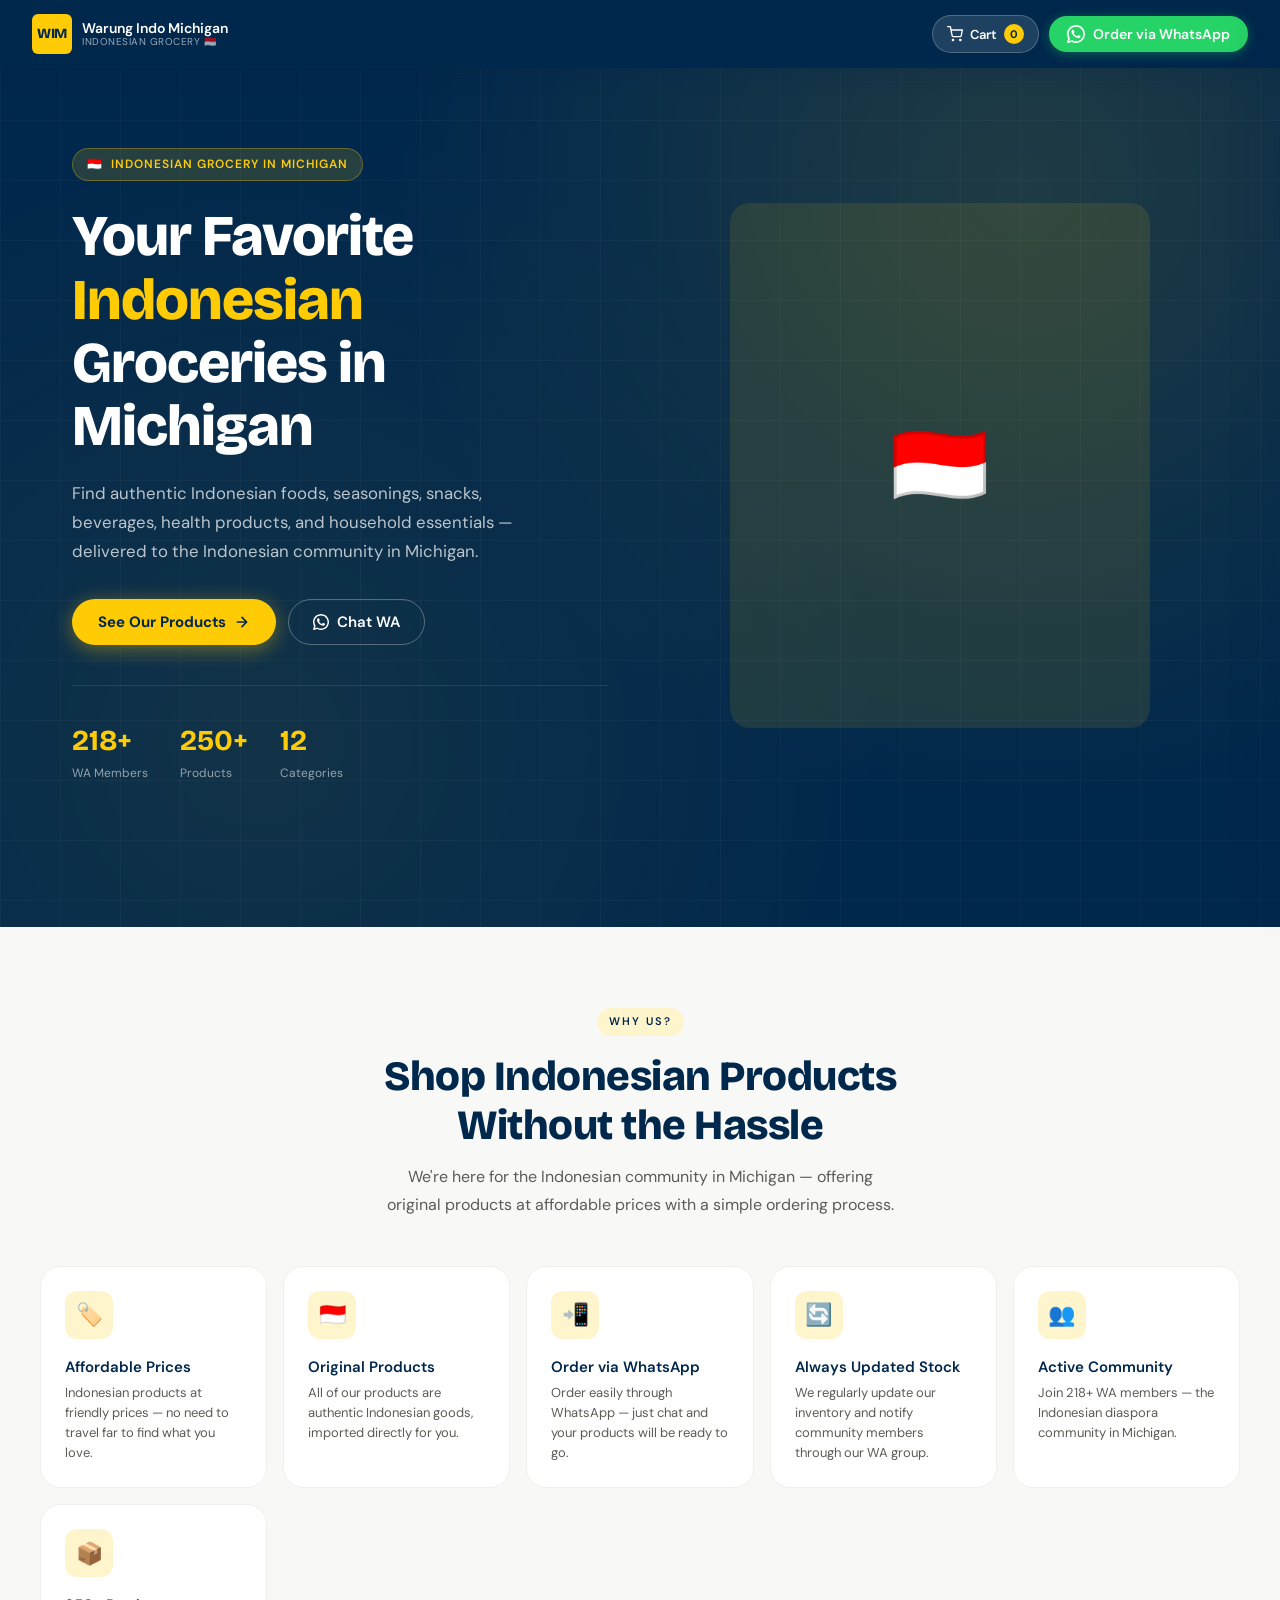
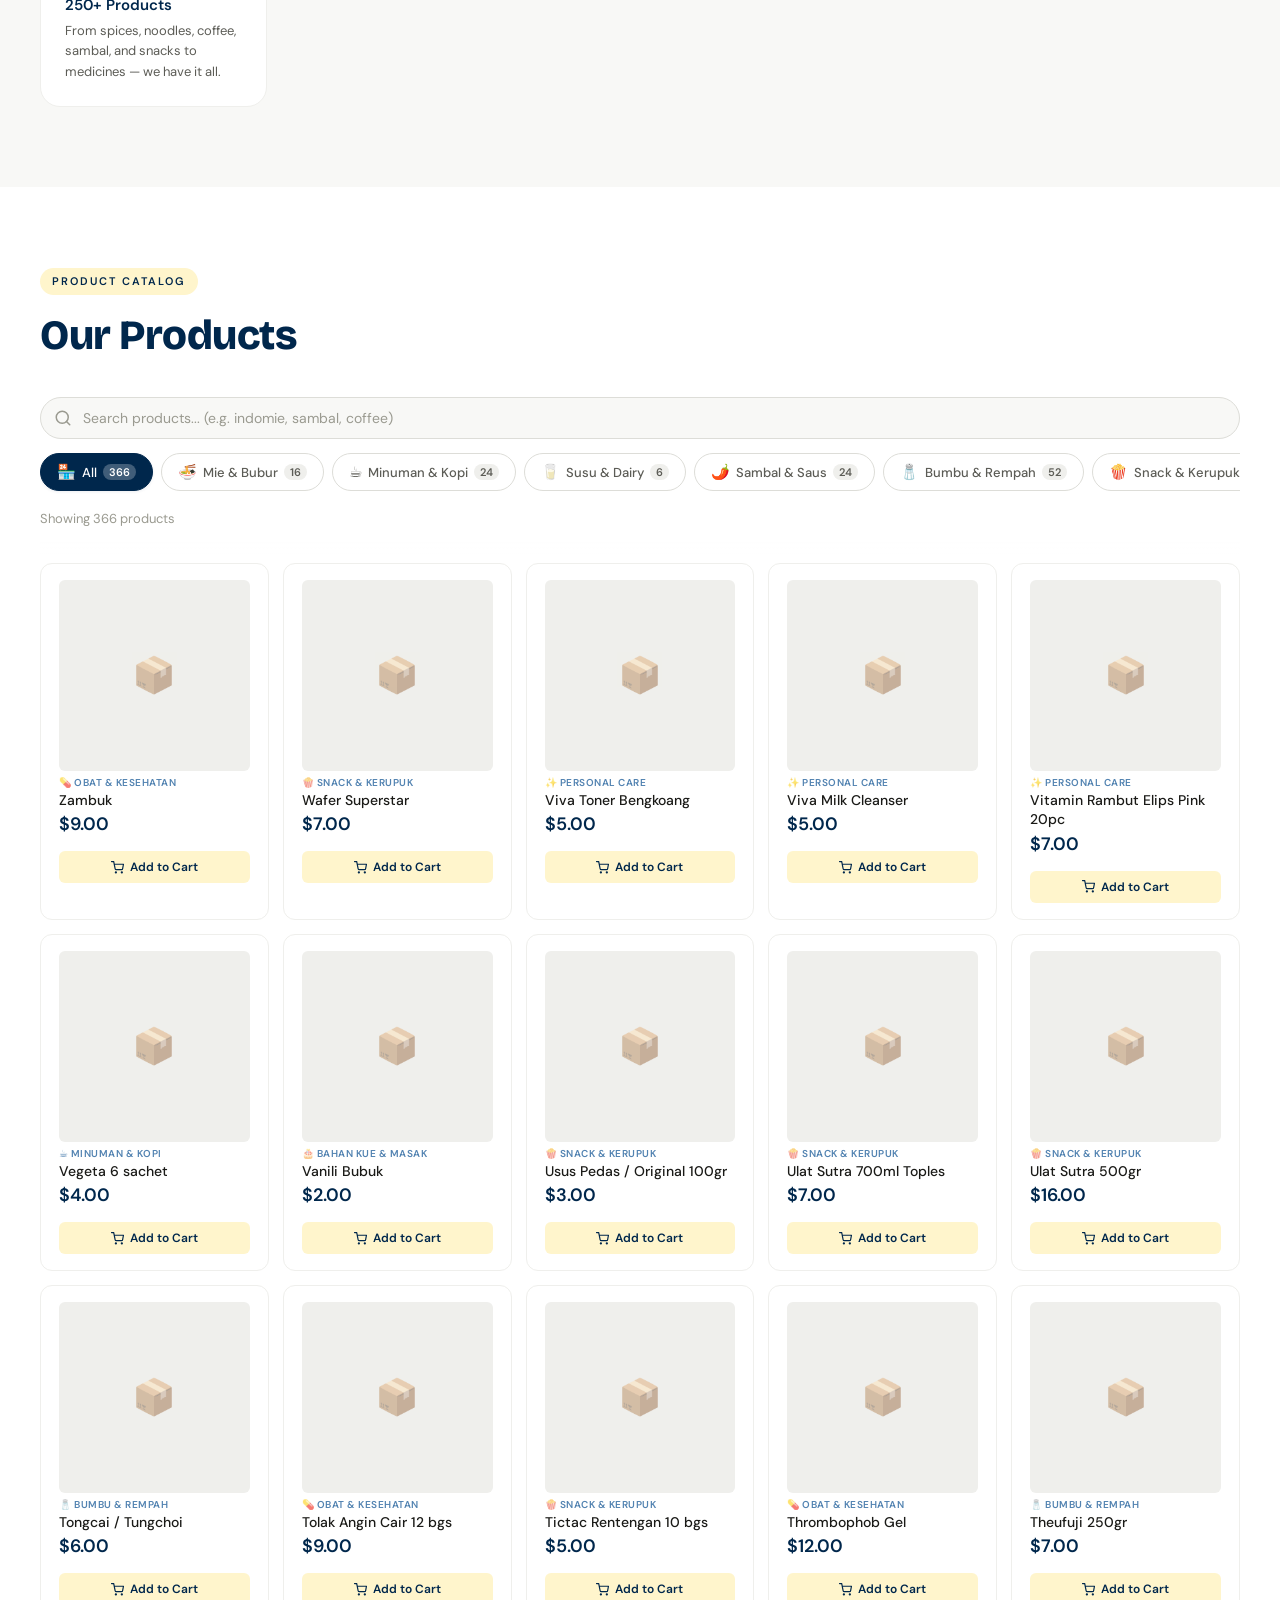
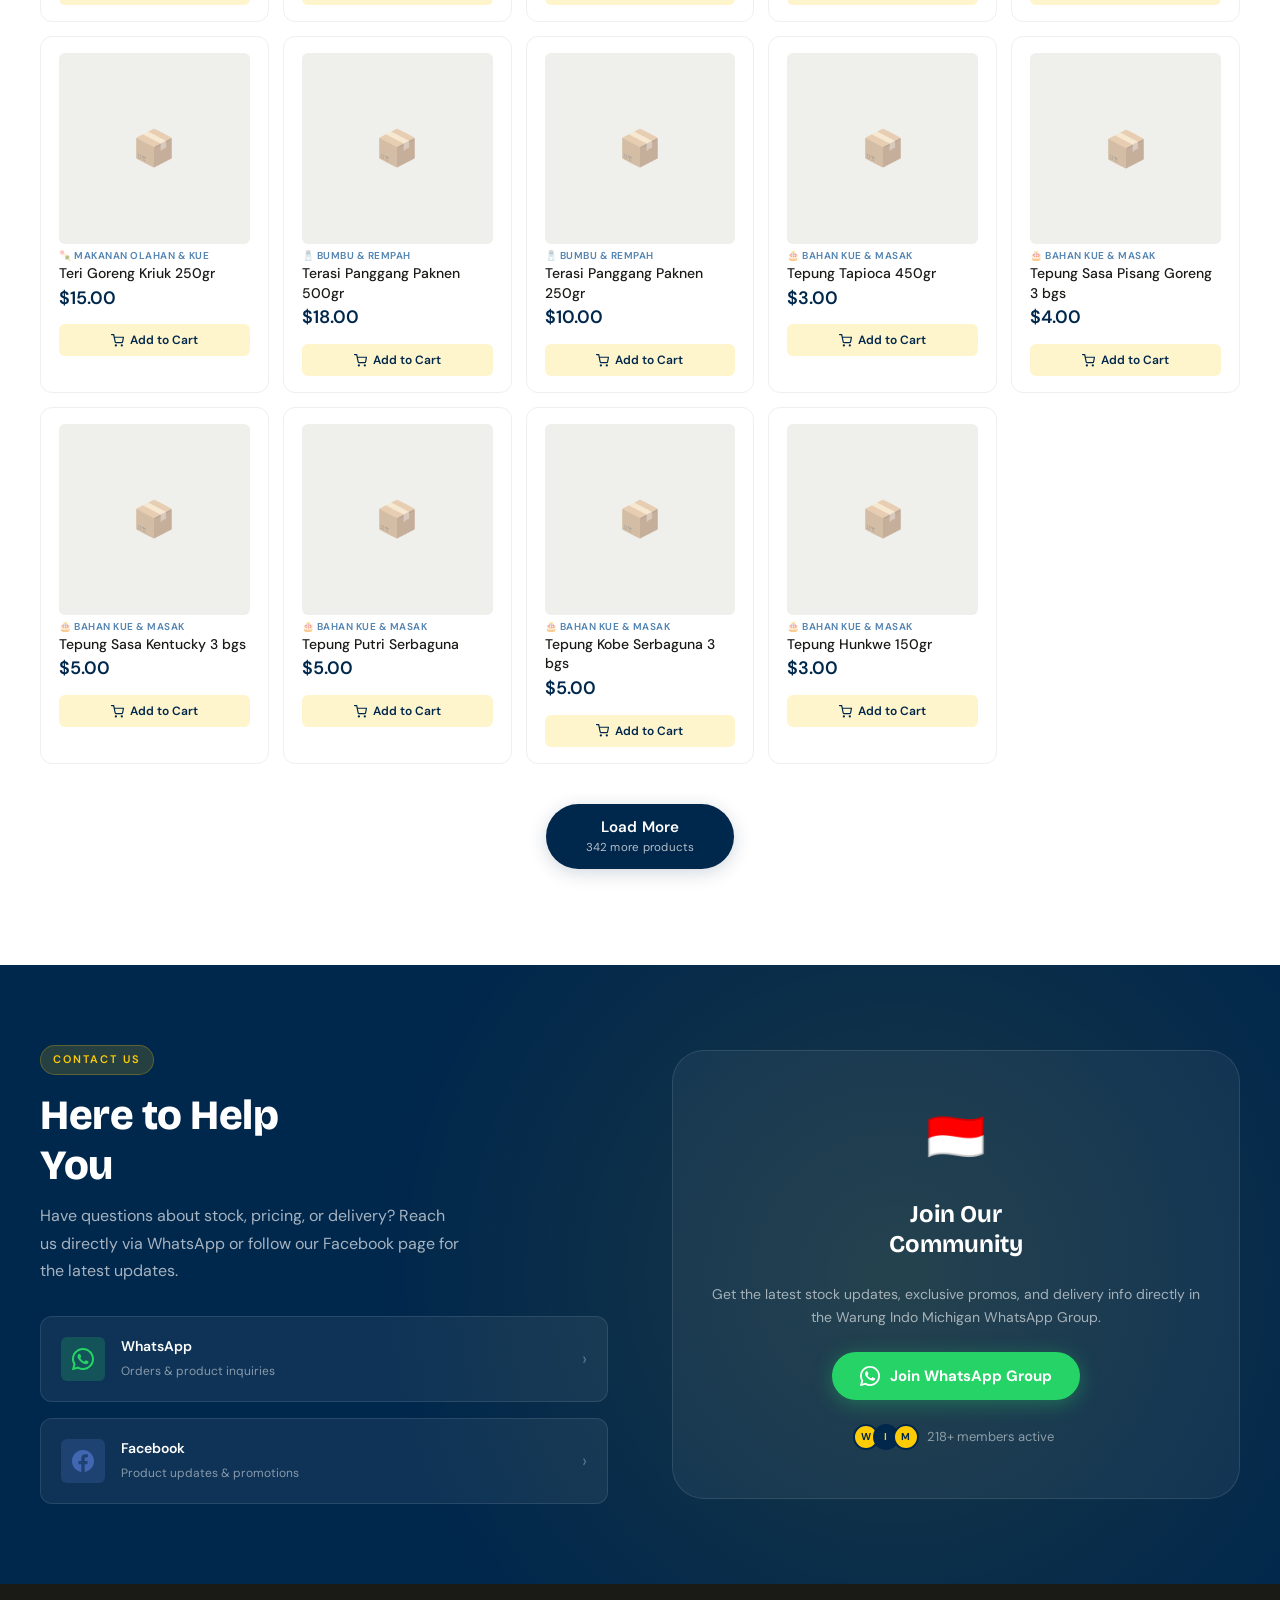
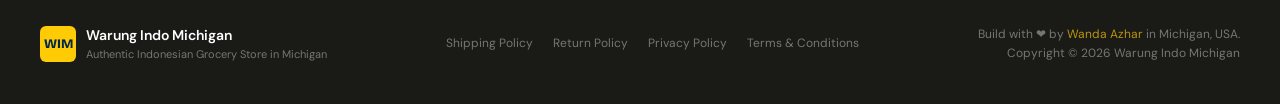
<file: index.html>
<!DOCTYPE html>
<html lang="en">

<head>
  <meta charset="UTF-8" />
  <meta name="viewport" content="width=device-width, initial-scale=1.0" />

  <!-- ═══ PRIMARY META ═══ -->
  <title>Warung Indo Michigan 🇮🇩 — Indonesian Grocery Store</title>
  <meta name="description"
    content="Warung Indo Michigan — Indonesian Grocery Store in Michigan. Spices, instant noodles, sambal, soy sauce, coffee, snacks, crackers, dried fish, and authentic Indonesian health products. Easy ordering via WhatsApp." />
  <meta name="keywords"
    content="Indonesian grocery Michigan, toko indonesia michigan, bumbu masak indonesia, mie instan indomie, sambal terasi, kecap bango, kopi indonesia, snack indonesia, warung indonesia, asian grocery michigan" />
  <meta name="author" content="Warung Indo Michigan" />
  <meta name="robots" content="index, follow" />
  <meta name="theme-color" content="#00274C" />

  <!-- ═══ CANONICAL (ganti dengan domain Vercel kamu) ═══ -->
  <link rel="canonical" href="https://warungindomichigan.vercel.app/" />

  <!-- ═══ FAVICON / ICON ═══ -->
  <link rel="icon" type="image/png" href="logo-icon-warungindomichigan.png" />
  <link rel="apple-touch-icon" href="logo-icon-warungindomichigan.png" />
  <link rel="shortcut icon" type="image/png" href="logo-icon-warungindomichigan.png" />

  <!-- ═══ OPEN GRAPH (WhatsApp, Facebook, LinkedIn) ═══ -->
  <meta property="og:type" content="website" />
  <meta property="og:site_name" content="Warung Indo Michigan" />
  <meta property="og:locale" content="id_ID" />
  <meta property="og:locale:alternate" content="en_US" />
  <meta property="og:url" content="https://warungindomichigan.vercel.app/" />
  <meta property="og:title" content="Warung Indo Michigan 🇮🇩 — Your Favorite Indonesian Groceries in Michigan" />
  <meta property="og:description"
    content="Find authentic Indonesian foods, seasonings, snacks, beverages, health products, and household essentials delivered to the Indonesian community in Michigan. Order via WhatsApp!" />
  <meta property="og:image" content="https://warungindomichigan.vercel.app/og-image-warungindomichigan.jpg" />
  <meta property="og:image:secure_url"
    content="https://warungindomichigan.vercel.app/og-image-warungindomichigan.jpg" />
  <meta property="og:image:type" content="image/jpeg" />
  <meta property="og:image:width" content="1200" />
  <meta property="og:image:height" content="630" />
  <meta property="og:image:alt" content="Warung Indo Michigan — Indonesian Grocery Store" />

  <!-- ═══ TWITTER / X CARD ═══ -->
  <meta name="twitter:card" content="summary_large_image" />
  <meta name="twitter:title" content="Warung Indo Michigan 🇮🇩 — Indonesian Groceries in Michigan" />
  <meta name="twitter:description"
    content="Authentic Indonesian foods, seasonings, snacks & more — delivered to the Indonesian community in Michigan. Order via WhatsApp!" />
  <meta name="twitter:image" content="https://warungindomichigan.vercel.app/og-image-warungindomichigan.jpg" />
  <meta name="twitter:image:alt" content="Warung Indo Michigan — Indonesian Grocery Store" />

  <!-- ═══ STRUCTURED DATA (SEO — Google) ═══ -->
  <script type="application/ld+json">
  {
    "@context": "https://schema.org",
    "@type": "GroceryStore",
    "name": "Warung Indo Michigan",
    "description": "Indonesian Grocery Store in Michigan — spices, instant noodles, sambal, coffee, snacks, and authentic Indonesian health products.",
    "image": "https://warungindomichigan.vercel.app/logo-icon-warungindomichigan.png",
    "url": "https://warungindomichigan.vercel.app/",
    "address": {
      "@type": "PostalAddress",
      "addressRegion": "MI",
      "addressCountry": "US"
    },
    "areaServed": "Michigan, USA",
    "priceRange": "$$",
    "sameAs": [
      "https://www.facebook.com/levi.chen.11503/reels/"
    ]
  }
  </script>

  <!-- Google Fonts -->
  <link rel="preconnect" href="https://fonts.googleapis.com" />
  <link rel="preconnect" href="https://fonts.gstatic.com" crossorigin />
  <link
    href="https://fonts.googleapis.com/css2?family=Bricolage+Grotesque:opsz,wght@12..96,400;12..96,500;12..96,600;12..96,700;12..96,800&family=DM+Sans:wght@300;400;500;600&display=swap"
    rel="stylesheet" />

  <!-- Main Stylesheet -->
  <link rel="stylesheet" href="style.css" />
</head>

<body>

  <!-- ══════════════════════════════════════════
     NAVBAR
══════════════════════════════════════════ -->
  <nav id="navbar" role="navigation" aria-label="Main navigation">
    <a class="nav-logo" href="#" aria-label="Warung Indo Michigan — Home">
      <!-- Logo Badge -->
      <div class="logo-badge" aria-hidden="true">WIM</div>
      <div class="logo-text">
        <span class="brand">Warung Indo Michigan</span>
        <span class="sub">Indonesian Grocery 🇮🇩</span>
      </div>
    </a>

    <div class="nav-right">
      <!-- Cart Button -->
      <button class="nav-cart-btn" id="nav-cart-btn" onclick="openCart()" aria-label="Open shopping cart">
        <svg viewBox="0 0 24 24" fill="none" stroke="currentColor" stroke-width="2" stroke-linecap="round"
          stroke-linejoin="round" aria-hidden="true">
          <circle cx="9" cy="21" r="1" />
          <circle cx="20" cy="21" r="1" />
          <path d="M1 1h4l2.68 13.39a2 2 0 0 0 2 1.61h9.72a2 2 0 0 0 2-1.61L23 6H6" />
        </svg>
        <span class="nav-cart-label">Cart</span>
        <span class="nav-cart-badge" id="nav-cart-badge" aria-live="polite">0</span>
      </button>

      <!-- WhatsApp Button -->
      <button class="nav-wa-btn" onclick="openWAOrder()" aria-label="Order via WhatsApp">
        <svg viewBox="0 0 24 24" fill="currentColor" aria-hidden="true">
          <path
            d="M17.472 14.382c-.297-.149-1.758-.867-2.03-.967-.273-.099-.471-.148-.67.15-.197.297-.767.966-.94 1.164-.173.199-.347.223-.644.075-.297-.15-1.255-.463-2.39-1.475-.883-.788-1.48-1.761-1.653-2.059-.173-.297-.018-.458.13-.606.134-.133.298-.347.446-.52.149-.174.198-.298.298-.497.099-.198.05-.371-.025-.52-.075-.149-.669-1.612-.916-2.207-.242-.579-.487-.5-.669-.51-.173-.008-.371-.01-.57-.01-.198 0-.52.074-.792.372-.272.297-1.04 1.016-1.04 2.479 0 1.462 1.065 2.875 1.213 3.074.149.198 2.096 3.2 5.077 4.487.709.306 1.262.489 1.694.625.712.227 1.36.195 1.871.118.571-.085 1.758-.719 2.006-1.413.248-.694.248-1.289.173-1.413-.074-.124-.272-.198-.57-.347z" />
          <path
            d="M12 0C5.373 0 0 5.373 0 12c0 2.123.55 4.116 1.516 5.849L.057 23.454a.5.5 0 0 0 .617.619l5.7-1.496A11.95 11.95 0 0 0 12 24c6.627 0 12-5.373 12-12S18.627 0 12 0zm0 21.818a9.806 9.806 0 0 1-4.99-1.365l-.357-.213-3.706.973.988-3.618-.233-.372A9.784 9.784 0 0 1 2.182 12C2.182 6.57 6.57 2.182 12 2.182c5.43 0 9.818 4.388 9.818 9.818 0 5.43-4.388 9.818-9.818 9.818z" />
        </svg>
        Order via WhatsApp
      </button>
    </div>
  </nav>

  <!-- ══════════════════════════════════════════
     HERO
══════════════════════════════════════════ -->
  <section id="hero" aria-label="Hero">
    <div class="hero-bg-pattern" aria-hidden="true"></div>
    <div class="hero-grid-lines" aria-hidden="true"></div>

    <div class="hero-content">
      <!-- Left: text -->
      <div class="hero-text">
        <div class="hero-badge">
          🇮🇩 &nbsp;Indonesian Grocery in Michigan
        </div>

        <h1 class="hero-title">
          Your Favorite<br>
          <span>Indonesian</span><br>
          Groceries in Michigan
        </h1>

        <p class="hero-desc">
          Find authentic Indonesian foods, seasonings, snacks, beverages, health products, and household essentials —
          delivered to the Indonesian community in Michigan.
        </p>

        <div class="hero-cta-group">
          <button class="btn-primary" id="hero-cta">
            See Our Products
            <svg width="16" height="16" viewBox="0 0 24 24" fill="none" stroke="currentColor" stroke-width="2.5"
              stroke-linecap="round" stroke-linejoin="round" aria-hidden="true">
              <path d="M5 12h14M12 5l7 7-7 7" />
            </svg>
          </button>
          <button class="btn-outline" onclick="openWAOrder()">
            <svg width="16" height="16" viewBox="0 0 24 24" fill="currentColor" aria-hidden="true">
              <path
                d="M17.472 14.382c-.297-.149-1.758-.867-2.03-.967-.273-.099-.471-.148-.67.15-.197.297-.767.966-.94 1.164-.173.199-.347.223-.644.075-.297-.15-1.255-.463-2.39-1.475-.883-.788-1.48-1.761-1.653-2.059-.173-.297-.018-.458.13-.606.134-.133.298-.347.446-.52.149-.174.198-.298.298-.497.099-.198.05-.371-.025-.52-.075-.149-.669-1.612-.916-2.207-.242-.579-.487-.5-.669-.51-.173-.008-.371-.01-.57-.01-.198 0-.52.074-.792.372-.272.297-1.04 1.016-1.04 2.479 0 1.462 1.065 2.875 1.213 3.074.149.198 2.096 3.2 5.077 4.487.709.306 1.262.489 1.694.625.712.227 1.36.195 1.871.118.571-.085 1.758-.719 2.006-1.413.248-.694.248-1.289.173-1.413-.074-.124-.272-.198-.57-.347z" />
              <path
                d="M12 0C5.373 0 0 5.373 0 12c0 2.123.55 4.116 1.516 5.849L.057 23.454a.5.5 0 0 0 .617.619l5.7-1.496A11.95 11.95 0 0 0 12 24c6.627 0 12-5.373 12-12S18.627 0 12 0zm0 21.818a9.806 9.806 0 0 1-4.99-1.365l-.357-.213-3.706.973.988-3.618-.233-.372A9.784 9.784 0 0 1 2.182 12C2.182 6.57 6.57 2.182 12 2.182c5.43 0 9.818 4.388 9.818 9.818 0 5.43-4.388 9.818-9.818 9.818z" />
            </svg>
            Chat WA
          </button>
        </div>

        <div class="hero-stats">
          <div class="stat-item">
            <span class="stat-num">218+</span>
            <span class="stat-label">WA Members</span>
          </div>
          <div class="stat-item">
            <span class="stat-num">250+</span>
            <span class="stat-label">Products</span>
          </div>
          <div class="stat-item">
            <span class="stat-num">12</span>
            <span class="stat-label">Categories</span>
          </div>
        </div>
      </div>

      <!-- Right: visual -->
      <div class="hero-visual" aria-hidden="true">
        <div class="hero-img-wrap">
          <!-- Using an illustration placeholder — replace src with real photo -->
          <img src="https://images.unsplash.com/photo-1609501676725-7186f017a4b7?w=600&q=80&fit=crop"
            alt="Indonesian grocery products" loading="eager"
            onerror="this.parentElement.innerHTML='<div style=\'width:100%;aspect-ratio:4/5;background:rgba(255,203,5,0.1);border-radius:20px;display:flex;align-items:center;justify-content:center;font-size:5rem\'>🇮🇩</div>'" />

          <!-- Floating cards -->
          <div class="hero-floating-card card-1">
            <div class="card-icon">📦</div>
            <div class="card-text">
              <strong>250+ Products</strong>
              <span>always in stock</span>
            </div>
          </div>
          <div class="hero-floating-card card-2">
            <div class="card-icon">✅</div>
            <div class="card-text">
              <strong>Original Import</strong>
              <span>from Indonesia</span>
            </div>
          </div>
        </div>
      </div>
    </div>
  </section>

  <!-- ══════════════════════════════════════════
     WHY US
══════════════════════════════════════════ -->
  <section id="why-us" aria-label="Why choose us">
    <div class="section-inner">
      <div class="fade-up" style="text-align:center; margin-bottom:0;">
        <span class="section-label">Why Us?</span>
        <h2 class="section-title" style="text-align:center;">Shop Indonesian Products<br>Without the Hassle</h2>
        <p class="section-desc" style="text-align:center; margin:0 auto;">
          We're here for the Indonesian community in Michigan — offering original products at affordable prices with a
          simple ordering process.
        </p>
      </div>

      <div class="features-grid" style="margin-top:3rem;">
        <div class="feature-card fade-up" style="transition-delay:0.05s">
          <div class="feature-icon">🏷️</div>
          <h3>Affordable Prices</h3>
          <p>Indonesian products at friendly prices — no need to travel far to find what you love.</p>
        </div>
        <div class="feature-card fade-up" style="transition-delay:0.1s">
          <div class="feature-icon">🇮🇩</div>
          <h3>Original Products</h3>
          <p>All of our products are authentic Indonesian goods, imported directly for you.</p>
        </div>
        <div class="feature-card fade-up" style="transition-delay:0.15s">
          <div class="feature-icon">📲</div>
          <h3>Order via WhatsApp</h3>
          <p>Order easily through WhatsApp — just chat and your products will be ready to go.</p>
        </div>
        <div class="feature-card fade-up" style="transition-delay:0.2s">
          <div class="feature-icon">🔄</div>
          <h3>Always Updated Stock</h3>
          <p>We regularly update our inventory and notify community members through our WA group.</p>
        </div>
        <div class="feature-card fade-up" style="transition-delay:0.25s">
          <div class="feature-icon">👥</div>
          <h3>Active Community</h3>
          <p>Join 218+ WA members — the Indonesian diaspora community in Michigan.</p>
        </div>
        <div class="feature-card fade-up" style="transition-delay:0.3s">
          <div class="feature-icon">📦</div>
          <h3>250+ Products</h3>
          <p>From spices, noodles, coffee, sambal, and snacks to medicines — we have it all.</p>
        </div>
      </div>
    </div>
  </section>

  <!-- ══════════════════════════════════════════
     PRODUCTS
══════════════════════════════════════════ -->
  <section id="products" aria-label="Product catalog">
    <div class="section-inner">

      <!-- Title (not sticky) -->
      <div class="products-title fade-up">
        <span class="section-label">Product Catalog</span>
        <h2 class="section-title">Our Products</h2>
      </div>

      <!-- STICKY TOOLBAR: search + category pills + results info -->
      <div class="products-toolbar" id="products-toolbar">
        <!-- Search -->
        <div class="search-wrap" role="search">
          <svg viewBox="0 0 24 24" fill="none" stroke="currentColor" stroke-width="2" stroke-linecap="round"
            stroke-linejoin="round" aria-hidden="true">
            <circle cx="11" cy="11" r="8" />
            <path d="m21 21-4.35-4.35" />
          </svg>
          <input type="search" id="search-input" placeholder="Search products... (e.g. indomie, sambal, coffee)"
            aria-label="Search products" autocomplete="off" spellcheck="false" />
        </div>

        <!-- Category pills -->
        <div class="category-scroll">
          <div class="category-pills" id="category-pills" role="list" aria-label="Filter by category">
            <!-- Built by JS -->
            <div class="skeleton skeleton-line" style="width:80px;height:36px;border-radius:99px;flex-shrink:0"></div>
            <div class="skeleton skeleton-line" style="width:120px;height:36px;border-radius:99px;flex-shrink:0"></div>
            <div class="skeleton skeleton-line" style="width:100px;height:36px;border-radius:99px;flex-shrink:0"></div>
            <div class="skeleton skeleton-line" style="width:90px;height:36px;border-radius:99px;flex-shrink:0"></div>
            <div class="skeleton skeleton-line" style="width:110px;height:36px;border-radius:99px;flex-shrink:0"></div>
          </div>
        </div>

        <!-- Results info -->
        <p id="results-info" aria-live="polite"></p>
      </div>

      <!-- Product grid (scrolls underneath) -->
      <div id="product-grid" role="list" aria-label="Product list">
        <!-- Populated by JS -->
      </div>

    </div>
  </section>

  <!-- ══════════════════════════════════════════
     CONTACT / CTA
══════════════════════════════════════════ -->
  <section id="contact" aria-label="Contact and community">
    <div class="section-inner">
      <div class="contact-inner">

        <!-- Left: contact info -->
        <div class="contact-text fade-up">
          <span class="section-label">Contact Us</span>
          <h2 class="section-title">Here to Help<br>You</h2>
          <p class="section-desc">
            Have questions about stock, pricing, or delivery? Reach us directly via WhatsApp or follow our Facebook
            page for the latest updates.
          </p>

          <div class="contact-cards" style="margin-top:2rem;">
            <!-- WhatsApp -->
            <a class="contact-card" href="https://wa.me/12693800208" target="_blank" rel="noopener"
              aria-label="Chat via WhatsApp">
              <div class="cc-icon cc-wa">
                <svg width="22" height="22" viewBox="0 0 24 24" fill="#25D366" aria-hidden="true">
                  <path
                    d="M17.472 14.382c-.297-.149-1.758-.867-2.03-.967-.273-.099-.471-.148-.67.15-.197.297-.767.966-.94 1.164-.173.199-.347.223-.644.075-.297-.15-1.255-.463-2.39-1.475-.883-.788-1.48-1.761-1.653-2.059-.173-.297-.018-.458.13-.606.134-.133.298-.347.446-.52.149-.174.198-.298.298-.497.099-.198.05-.371-.025-.52-.075-.149-.669-1.612-.916-2.207-.242-.579-.487-.5-.669-.51-.173-.008-.371-.01-.57-.01-.198 0-.52.074-.792.372-.272.297-1.04 1.016-1.04 2.479 0 1.462 1.065 2.875 1.213 3.074.149.198 2.096 3.2 5.077 4.487.709.306 1.262.489 1.694.625.712.227 1.36.195 1.871.118.571-.085 1.758-.719 2.006-1.413.248-.694.248-1.289.173-1.413-.074-.124-.272-.198-.57-.347z" />
                  <path
                    d="M12 0C5.373 0 0 5.373 0 12c0 2.123.55 4.116 1.516 5.849L.057 23.454a.5.5 0 0 0 .617.619l5.7-1.496A11.95 11.95 0 0 0 12 24c6.627 0 12-5.373 12-12S18.627 0 12 0zm0 21.818a9.806 9.806 0 0 1-4.99-1.365l-.357-.213-3.706.973.988-3.618-.233-.372A9.784 9.784 0 0 1 2.182 12C2.182 6.57 6.57 2.182 12 2.182c5.43 0 9.818 4.388 9.818 9.818 0 5.43-4.388 9.818-9.818 9.818z" />
                </svg>
              </div>
              <div class="cc-body">
                <strong>WhatsApp</strong>
                <span>Orders & product inquiries</span>
              </div>
              <span class="cc-arrow" aria-hidden="true">›</span>
            </a>

            <!-- Facebook -->
            <a class="contact-card" href="https://www.facebook.com/levi.chen.11503/reels/" target="_blank"
              rel="noopener" aria-label="Visit our Facebook page">
              <div class="cc-icon cc-fb">
                <svg width="22" height="22" viewBox="0 0 24 24" fill="#4267B2" aria-hidden="true">
                  <path
                    d="M24 12.073c0-6.627-5.373-12-12-12s-12 5.373-12 12c0 5.99 4.388 10.954 10.125 11.854v-8.385H7.078v-3.47h3.047V9.43c0-3.007 1.792-4.669 4.533-4.669 1.312 0 2.686.235 2.686.235v2.953H15.83c-1.491 0-1.956.925-1.956 1.874v2.25h3.328l-.532 3.47h-2.796v8.385C19.612 23.027 24 18.062 24 12.073z" />
                </svg>
              </div>
              <div class="cc-body">
                <strong>Facebook</strong>
                <span>Product updates & promotions</span>
              </div>
              <span class="cc-arrow" aria-hidden="true">›</span>
            </a>
          </div>
        </div>

        <!-- Right: join group CTA -->
        <div class="contact-cta fade-up" style="transition-delay:0.15s">
          <div class="cta-flag" aria-hidden="true">🇮🇩</div>
          <h3>Join Our<br>Community</h3>
          <p>
            Get the latest stock updates, exclusive promos, and delivery info directly in the Warung Indo Michigan
            WhatsApp Group.
          </p>

          <button class="btn-wa-join" onclick="joinWAGroup()">
            <svg viewBox="0 0 24 24" fill="currentColor" aria-hidden="true">
              <path
                d="M17.472 14.382c-.297-.149-1.758-.867-2.03-.967-.273-.099-.471-.148-.67.15-.197.297-.767.966-.94 1.164-.173.199-.347.223-.644.075-.297-.15-1.255-.463-2.39-1.475-.883-.788-1.48-1.761-1.653-2.059-.173-.297-.018-.458.13-.606.134-.133.298-.347.446-.52.149-.174.198-.298.298-.497.099-.198.05-.371-.025-.52-.075-.149-.669-1.612-.916-2.207-.242-.579-.487-.5-.669-.51-.173-.008-.371-.01-.57-.01-.198 0-.52.074-.792.372-.272.297-1.04 1.016-1.04 2.479 0 1.462 1.065 2.875 1.213 3.074.149.198 2.096 3.2 5.077 4.487.709.306 1.262.489 1.694.625.712.227 1.36.195 1.871.118.571-.085 1.758-.719 2.006-1.413.248-.694.248-1.289.173-1.413-.074-.124-.272-.198-.57-.347z" />
              <path
                d="M12 0C5.373 0 0 5.373 0 12c0 2.123.55 4.116 1.516 5.849L.057 23.454a.5.5 0 0 0 .617.619l5.7-1.496A11.95 11.95 0 0 0 12 24c6.627 0 12-5.373 12-12S18.627 0 12 0zm0 21.818a9.806 9.806 0 0 1-4.99-1.365l-.357-.213-3.706.973.988-3.618-.233-.372A9.784 9.784 0 0 1 2.182 12C2.182 6.57 6.57 2.182 12 2.182c5.43 0 9.818 4.388 9.818 9.818 0 5.43-4.388 9.818-9.818 9.818z" />
            </svg>
            Join WhatsApp Group
          </button>

          <div class="member-count">
            <div class="member-dots" aria-hidden="true">
              <div class="member-dot">W</div>
              <div class="member-dot" style="background:#00274C;color:#FFCB05;">I</div>
              <div class="member-dot">M</div>
            </div>
            218+ members active
          </div>
        </div>

      </div>
    </div>
  </section>

  <!-- ══════════════════════════════════════════
     FOOTER
══════════════════════════════════════════ -->
  <footer role="contentinfo">
    <div class="footer-inner">
      <div class="footer-brand">
        <div class="footer-logo-badge" aria-hidden="true">WIM</div>
        <div class="footer-brand-text">
          <div class="name">Warung Indo Michigan</div>
          <div class="tagline">Authentic Indonesian Grocery Store in Michigan</div>
        </div>
      </div>

      <nav class="footer-links" aria-label="Policies">
        <a href="shipping-policy.html">Shipping Policy</a>
        <a href="return-policy.html">Return Policy</a>
        <a href="privacy-policy.html">Privacy Policy</a>
        <a href="terms-conditions.html">Terms &amp; Conditions</a>
      </nav>

      <div class="footer-copy">
        <div>
          Build with ❤️ by
          <a href="https://instagram.com/wanda_azharr/" target="_blank" rel="noopener">Wanda Azhar</a>
          in Michigan, USA.
        </div>
        <div>Copyright &copy; 2026 Warung Indo Michigan</div>
      </div>
    </div>
  </footer>

  <!-- Scroll to top -->
  <!-- ══════════════════════════════════════════
     CART DRAWER
══════════════════════════════════════════ -->
  <!-- Overlay -->
  <div id="cart-overlay" class="cart-overlay" onclick="closeCart()" aria-hidden="true"></div>

  <!-- Drawer -->
  <aside id="cart-drawer" class="cart-drawer" role="dialog" aria-modal="true" aria-label="Shopping cart">
    <!-- Header -->
    <div class="cart-header">
      <div class="cart-header-left">
        <svg viewBox="0 0 24 24" fill="none" stroke="currentColor" stroke-width="2" stroke-linecap="round"
          stroke-linejoin="round" aria-hidden="true">
          <circle cx="9" cy="21" r="1" />
          <circle cx="20" cy="21" r="1" />
          <path d="M1 1h4l2.68 13.39a2 2 0 0 0 2 1.61h9.72a2 2 0 0 0 2-1.61L23 6H6" />
        </svg>
        <h2>Shopping Cart</h2>
        <span class="cart-header-count" id="cart-header-count">0 items</span>
      </div>
      <button class="cart-close-btn" onclick="closeCart()" aria-label="Close cart">
        <svg viewBox="0 0 24 24" fill="none" stroke="currentColor" stroke-width="2.5" stroke-linecap="round">
          <path d="M18 6 6 18M6 6l12 12" />
        </svg>
      </button>
    </div>

    <!-- Items list -->
    <div class="cart-body" id="cart-body">
      <!-- Populated by JS -->
    </div>

    <!-- Footer: total + checkout -->
    <div class="cart-footer" id="cart-footer">
      <div class="cart-total-row">
        <span class="cart-total-label">Order Total</span>
        <span class="cart-total-value" id="cart-total-value">$0.00</span>
      </div>
      <p class="cart-note">Price excludes shipping. Confirm via WhatsApp.</p>
      <button class="cart-checkout-btn" id="cart-checkout-btn" onclick="checkoutViaWA()">
        <svg viewBox="0 0 24 24" fill="currentColor" aria-hidden="true">
          <path
            d="M17.472 14.382c-.297-.149-1.758-.867-2.03-.967-.273-.099-.471-.148-.67.15-.197.297-.767.966-.94 1.164-.173.199-.347.223-.644.075-.297-.15-1.255-.463-2.39-1.475-.883-.788-1.48-1.761-1.653-2.059-.173-.297-.018-.458.13-.606.134-.133.298-.347.446-.52.149-.174.198-.298.298-.497.099-.198.05-.371-.025-.52-.075-.149-.669-1.612-.916-2.207-.242-.579-.487-.5-.669-.51-.173-.008-.371-.01-.57-.01-.198 0-.52.074-.792.372-.272.297-1.04 1.016-1.04 2.479 0 1.462 1.065 2.875 1.213 3.074.149.198 2.096 3.2 5.077 4.487.709.306 1.262.489 1.694.625.712.227 1.36.195 1.871.118.571-.085 1.758-.719 2.006-1.413.248-.694.248-1.289.173-1.413-.074-.124-.272-.198-.57-.347z" />
          <path
            d="M12 0C5.373 0 0 5.373 0 12c0 2.123.55 4.116 1.516 5.849L.057 23.454a.5.5 0 0 0 .617.619l5.7-1.496A11.95 11.95 0 0 0 12 24c6.627 0 12-5.373 12-12S18.627 0 12 0zm0 21.818a9.806 9.806 0 0 1-4.99-1.365l-.357-.213-3.706.973.988-3.618-.233-.372A9.784 9.784 0 0 1 2.182 12C2.182 6.57 6.57 2.182 12 2.182c5.43 0 9.818 4.388 9.818 9.818 0 5.43-4.388 9.818-9.818 9.818z" />
        </svg>
        Checkout via WhatsApp
      </button>
      <button class="cart-clear-btn" onclick="clearCart()">🗑️ Clear Cart</button>
    </div>
  </aside>

  <!-- ══════════════════════════════════════════
     CUSTOM CONFIRM MODAL (clear cart)
══════════════════════════════════════════ -->
  <div id="confirm-overlay" class="confirm-overlay" aria-hidden="true"
    onclick="if(event.target===this)closeConfirmModal()">
    <div class="confirm-modal" role="alertdialog" aria-modal="true" aria-labelledby="confirm-title"
      aria-describedby="confirm-desc">
      <div class="confirm-icon">🗑️</div>
      <h3 class="confirm-title" id="confirm-title">Clear Cart?</h3>
      <p class="confirm-desc" id="confirm-desc">All items you've selected will be removed from your cart. This action
        cannot be undone.</p>
      <div class="confirm-actions">
        <button class="confirm-btn-cancel" id="confirm-cancel" onclick="closeConfirmModal()">
          Cancel
        </button>
        <button class="confirm-btn-ok" id="confirm-ok" onclick="confirmClearCart()">
          🗑️ Yes, Clear
        </button>
      </div>
    </div>
  </div>

  <button id="scroll-top" aria-label="Back to top" title="Back to top">
    ↑
  </button>

  <!-- Main Script -->
  <script src="javascript.js"></script>
</body>

</html>
</file>
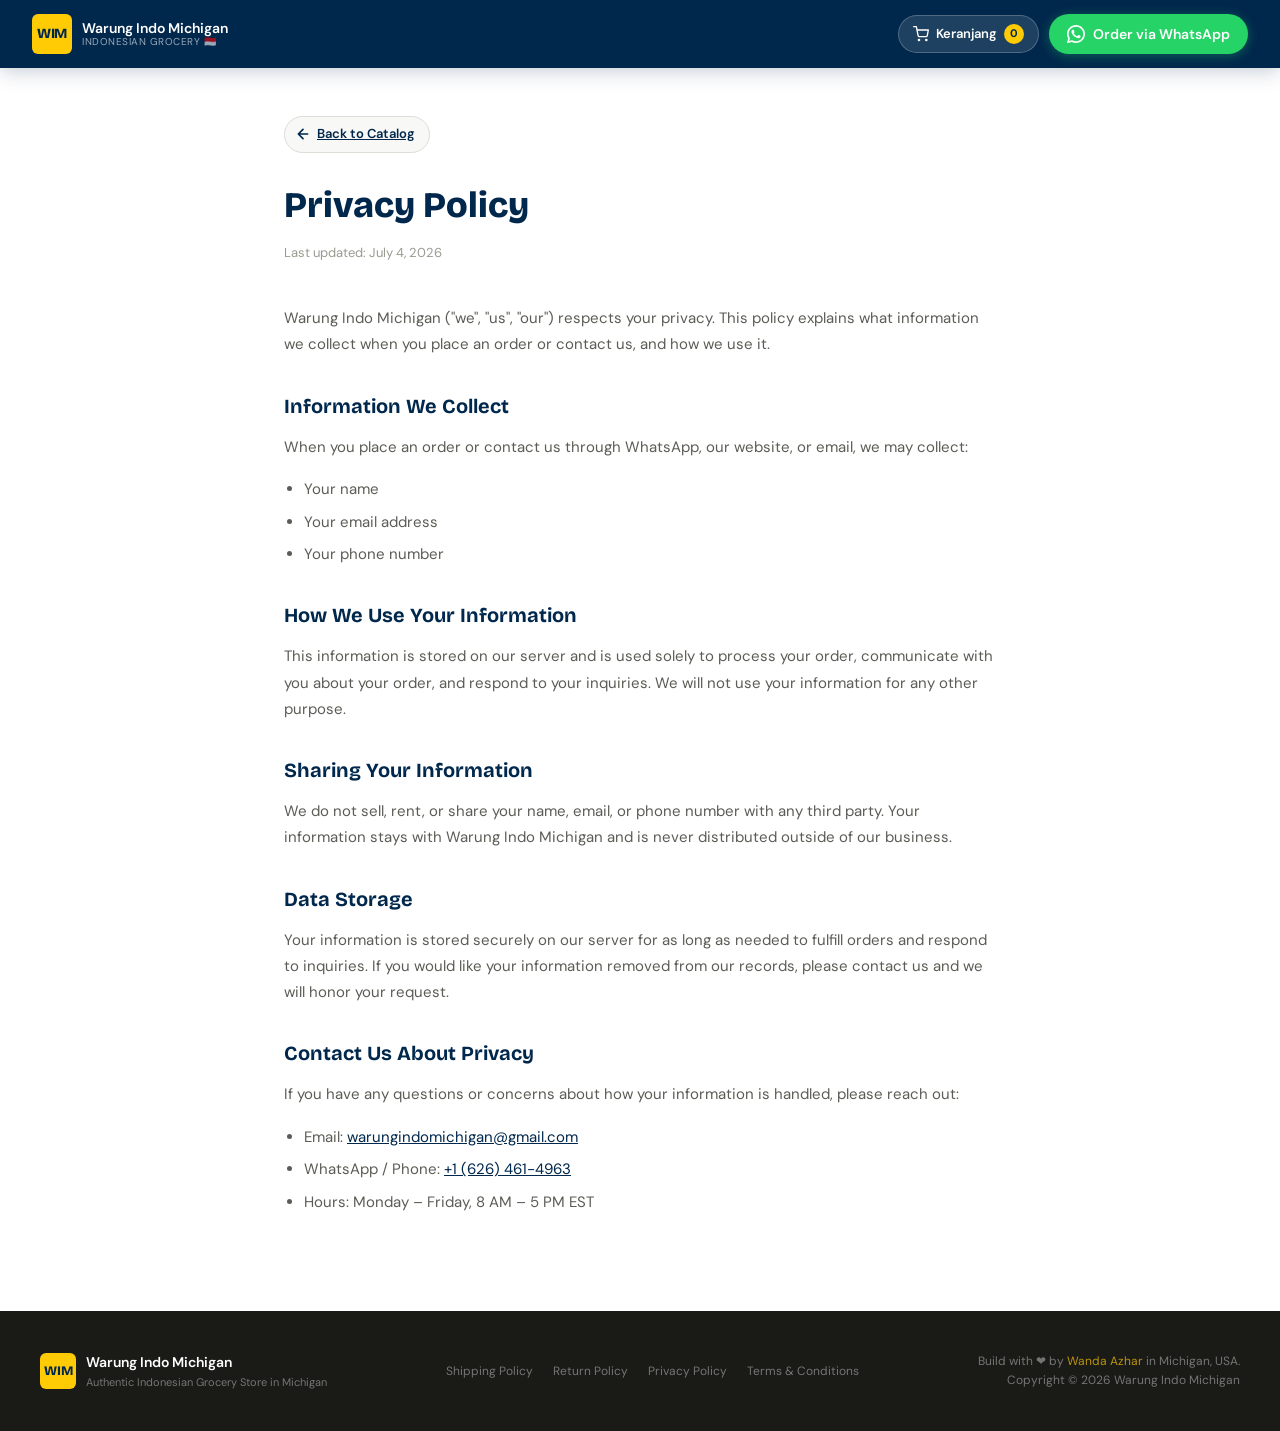
<file: privacy-policy.html>
<!DOCTYPE html>
<html lang="en">

<head>
  <meta charset="UTF-8" />
  <meta name="viewport" content="width=device-width, initial-scale=1.0" />
  <title>Privacy Policy — Warung Indo Michigan</title>
  <meta name="description" content="Privacy Policy for Warung Indo Michigan — how we collect, use, and protect your personal information." />
  <meta name="theme-color" content="#00274C" />
  <link rel="icon" type="image/png" href="logo-icon-warungindomichigan.png" />
  <link rel="apple-touch-icon" href="logo-icon-warungindomichigan.png" />

  <!-- Google Fonts -->
  <link rel="preconnect" href="https://fonts.googleapis.com" />
  <link rel="preconnect" href="https://fonts.gstatic.com" crossorigin />
  <link
    href="https://fonts.googleapis.com/css2?family=Bricolage+Grotesque:opsz,wght@12..96,400;12..96,500;12..96,600;12..96,700;12..96,800&family=DM+Sans:wght@300;400;500;600&display=swap"
    rel="stylesheet" />

  <link rel="stylesheet" href="style.css" />
</head>

<body class="legal-page">

  <!-- ══════════════════════════════════════════
     NAVBAR
══════════════════════════════════════════ -->
  <nav id="navbar" role="navigation" aria-label="Main navigation">
    <a class="nav-logo" href="index.html" aria-label="Warung Indo Michigan — Home">
      <div class="logo-badge" aria-hidden="true">WIM</div>
      <div class="logo-text">
        <span class="brand">Warung Indo Michigan</span>
        <span class="sub">Indonesian Grocery 🇮🇩</span>
      </div>
    </a>

    <div class="nav-right">
      <a href="index.html" class="nav-cart-btn" id="nav-cart-btn" aria-label="Back to catalog and view cart">
        <svg viewBox="0 0 24 24" fill="none" stroke="currentColor" stroke-width="2" stroke-linecap="round"
          stroke-linejoin="round" aria-hidden="true">
          <circle cx="9" cy="21" r="1" />
          <circle cx="20" cy="21" r="1" />
          <path d="M1 1h4l2.68 13.39a2 2 0 0 0 2 1.61h9.72a2 2 0 0 0 2-1.61L23 6H6" />
        </svg>
        <span class="nav-cart-label">Keranjang</span>
        <span class="nav-cart-badge" id="nav-cart-badge" aria-live="polite">0</span>
      </a>

      <a class="nav-wa-btn" href="https://wa.me/16264614963" target="_blank" rel="noopener" aria-label="Order via WhatsApp">
        <svg viewBox="0 0 24 24" fill="currentColor" aria-hidden="true">
          <path
            d="M17.472 14.382c-.297-.149-1.758-.867-2.03-.967-.273-.099-.471-.148-.67.15-.197.297-.767.966-.94 1.164-.173.199-.347.223-.644.075-.297-.15-1.255-.463-2.39-1.475-.883-.788-1.48-1.761-1.653-2.059-.173-.297-.018-.458.13-.606.134-.133.298-.347.446-.52.149-.174.198-.298.298-.497.099-.198.05-.371-.025-.52-.075-.149-.669-1.612-.916-2.207-.242-.579-.487-.5-.669-.51-.173-.008-.371-.01-.57-.01-.198 0-.52.074-.792.372-.272.297-1.04 1.016-1.04 2.479 0 1.462 1.065 2.875 1.213 3.074.149.198 2.096 3.2 5.077 4.487.709.306 1.262.489 1.694.625.712.227 1.36.195 1.871.118.571-.085 1.758-.719 2.006-1.413.248-.694.248-1.289.173-1.413-.074-.124-.272-.198-.57-.347z" />
          <path
            d="M12 0C5.373 0 0 5.373 0 12c0 2.123.55 4.116 1.516 5.849L.057 23.454a.5.5 0 0 0 .617.619l5.7-1.496A11.95 11.95 0 0 0 12 24c6.627 0 12-5.373 12-12S18.627 0 12 0zm0 21.818a9.806 9.806 0 0 1-4.99-1.365l-.357-.213-3.706.973.988-3.618-.233-.372A9.784 9.784 0 0 1 2.182 12C2.182 6.57 6.57 2.182 12 2.182c5.43 0 9.818 4.388 9.818 9.818 0 5.43-4.388 9.818-9.818 9.818z" />
        </svg>
        Order via WhatsApp
      </a>
    </div>
  </nav>

  <!-- ══════════════════════════════════════════
     PRIVACY POLICY
══════════════════════════════════════════ -->
  <main>
    <div class="legal-content">

      <a href="index.html#products" class="pd-back">
        <svg width="16" height="16" viewBox="0 0 24 24" fill="none" stroke="currentColor" stroke-width="2.5"
          stroke-linecap="round" stroke-linejoin="round" aria-hidden="true">
          <path d="M19 12H5M12 19l-7-7 7-7" />
        </svg>
        Back to Catalog
      </a>

      <h1>Privacy Policy</h1>
      <p class="legal-updated">Last updated: July 4, 2026</p>

      <p>
        Warung Indo Michigan ("we", "us", "our") respects your privacy. This policy explains what information we
        collect when you place an order or contact us, and how we use it.
      </p>

      <h2>Information We Collect</h2>
      <p>
        When you place an order or contact us through WhatsApp, our website, or email, we may collect:
      </p>
      <ul>
        <li>Your name</li>
        <li>Your email address</li>
        <li>Your phone number</li>
      </ul>

      <h2>How We Use Your Information</h2>
      <p>
        This information is stored on our server and is used solely to process your order, communicate with you
        about your order, and respond to your inquiries. We will not use your information for any other purpose.
      </p>

      <h2>Sharing Your Information</h2>
      <p>
        We do not sell, rent, or share your name, email, or phone number with any third party. Your information
        stays with Warung Indo Michigan and is never distributed outside of our business.
      </p>

      <h2>Data Storage</h2>
      <p>
        Your information is stored securely on our server for as long as needed to fulfill orders and respond to
        inquiries. If you would like your information removed from our records, please contact us and we will
        honor your request.
      </p>

      <h2>Contact Us About Privacy</h2>
      <p>
        If you have any questions or concerns about how your information is handled, please reach out:
      </p>
      <ul>
        <li>Email: <a href="mailto:warungindomichigan@gmail.com">warungindomichigan@gmail.com</a></li>
        <li>WhatsApp / Phone: <a href="https://wa.me/16264614963" target="_blank" rel="noopener">+1 (626) 461-4963</a></li>
        <li>Hours: Monday – Friday, 8 AM – 5 PM EST</li>
      </ul>

    </div>
  </main>

  <!-- ══════════════════════════════════════════
     FOOTER
══════════════════════════════════════════ -->
  <footer role="contentinfo">
    <div class="footer-inner">
      <div class="footer-brand">
        <div class="footer-logo-badge" aria-hidden="true">WIM</div>
        <div class="footer-brand-text">
          <div class="name">Warung Indo Michigan</div>
          <div class="tagline">Authentic Indonesian Grocery Store in Michigan</div>
        </div>
      </div>

      <nav class="footer-links" aria-label="Policies">
        <a href="shipping-policy.html">Shipping Policy</a>
        <a href="return-policy.html">Return Policy</a>
        <a href="privacy-policy.html">Privacy Policy</a>
        <a href="terms-conditions.html">Terms &amp; Conditions</a>
      </nav>

      <div class="footer-copy">
        <div>
          Build with ❤️ by
          <a href="https://instagram.com/wanda_azharr/" target="_blank" rel="noopener">Wanda Azhar</a>
          in Michigan, USA.
        </div>
        <div>Copyright &copy; 2026 Warung Indo Michigan</div>
      </div>
    </div>
  </footer>

</body>

</html>
</file>
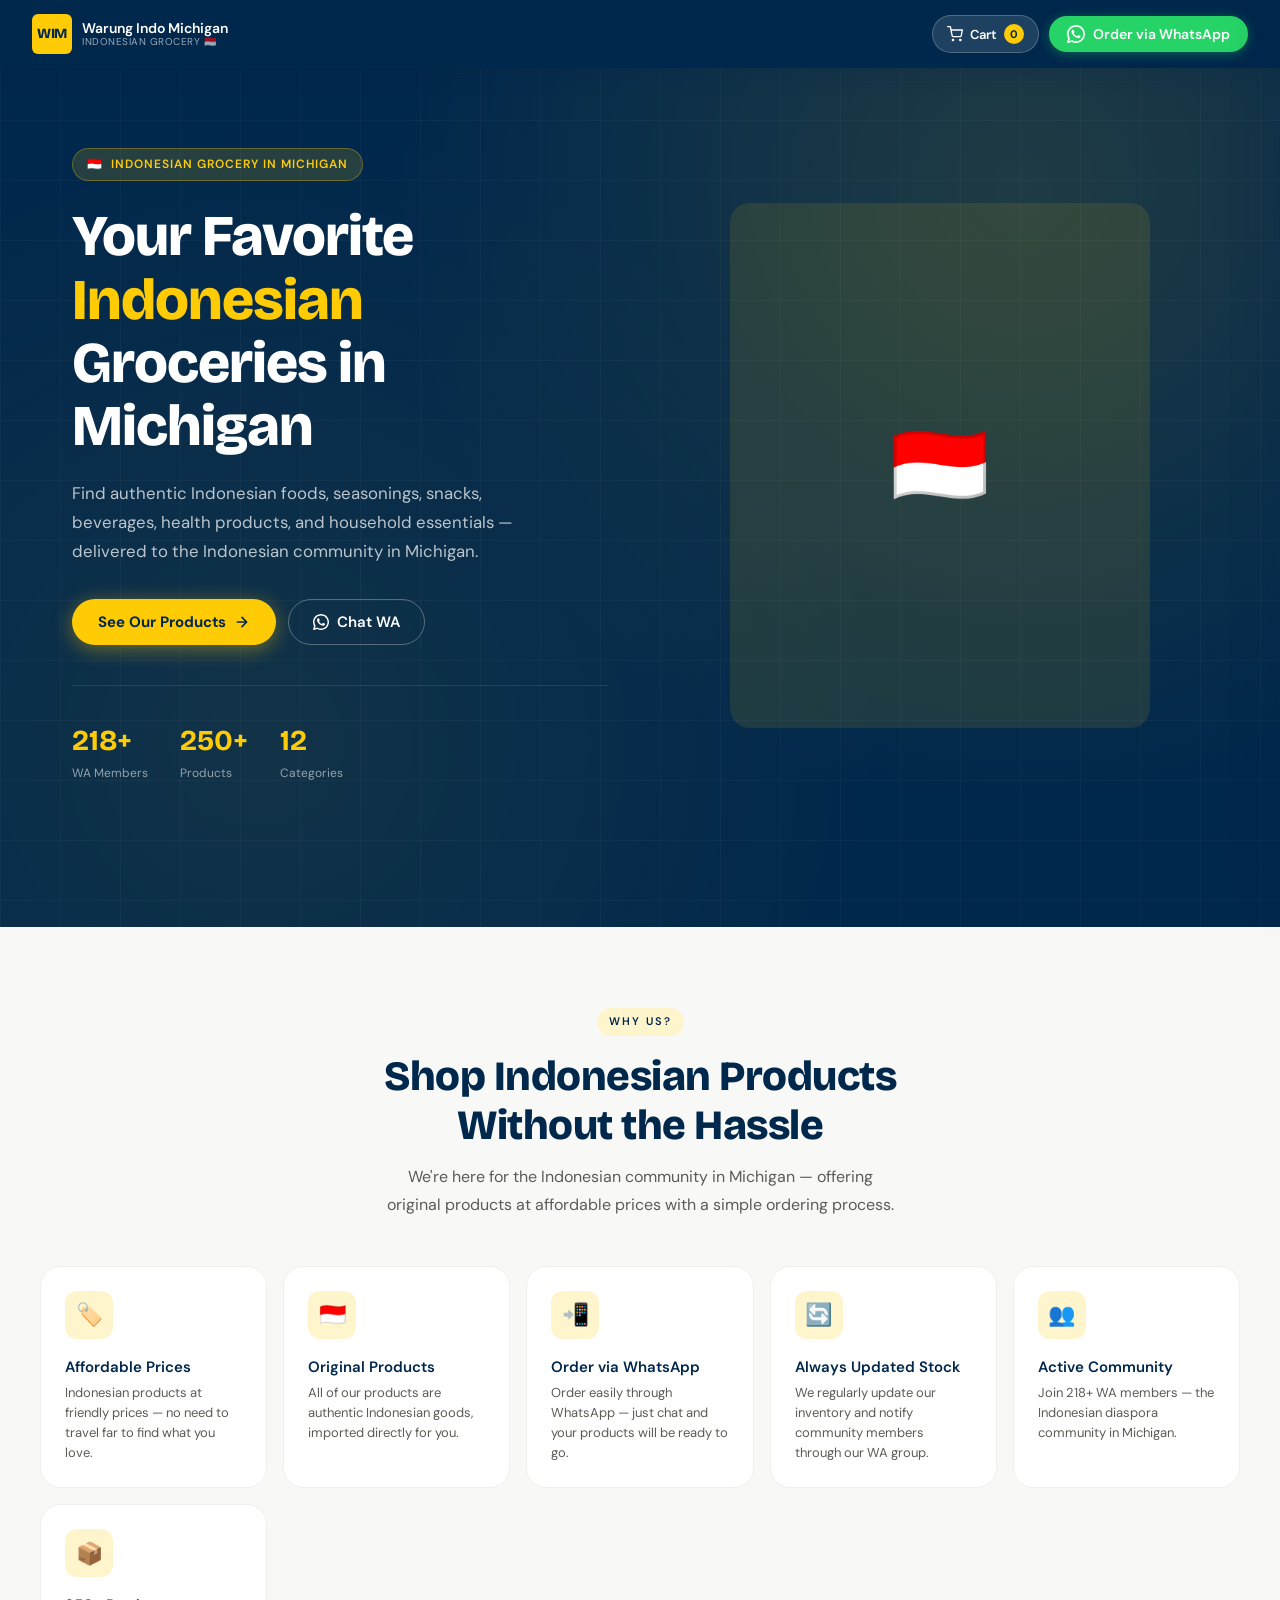
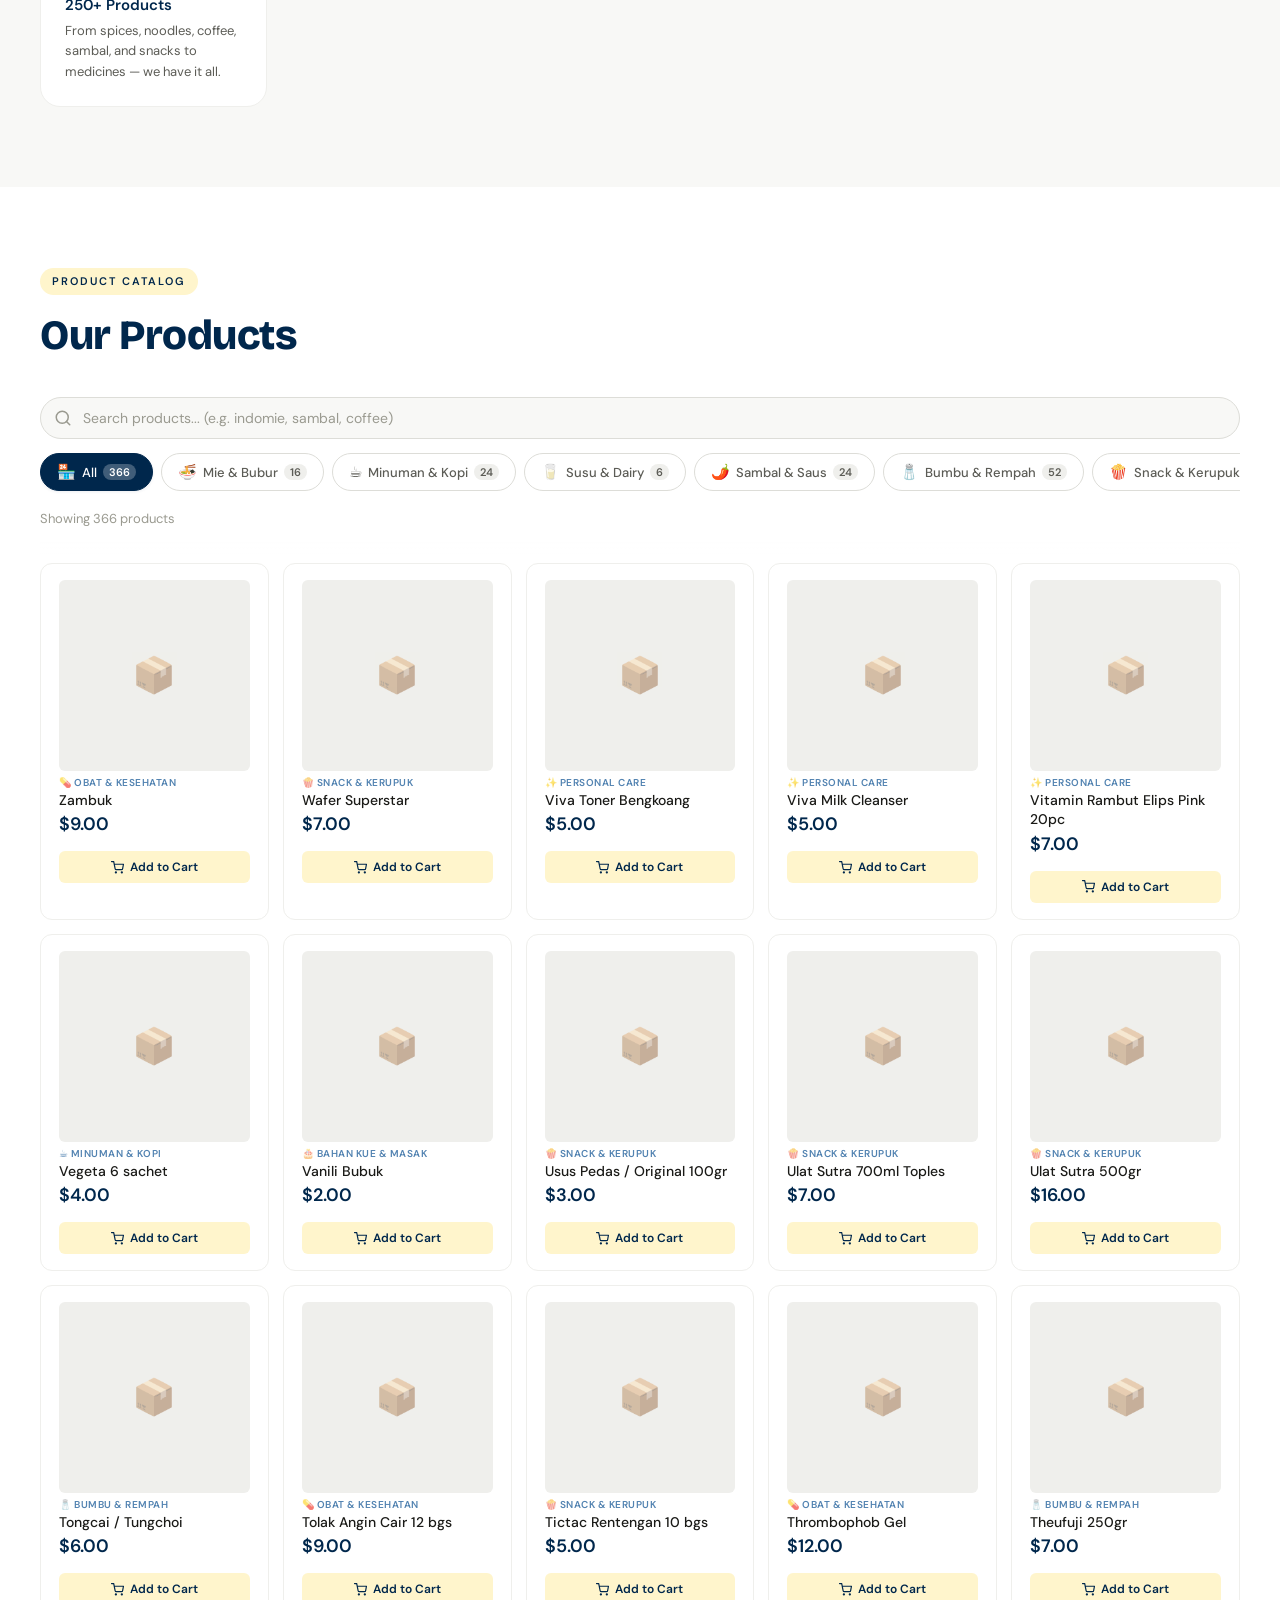
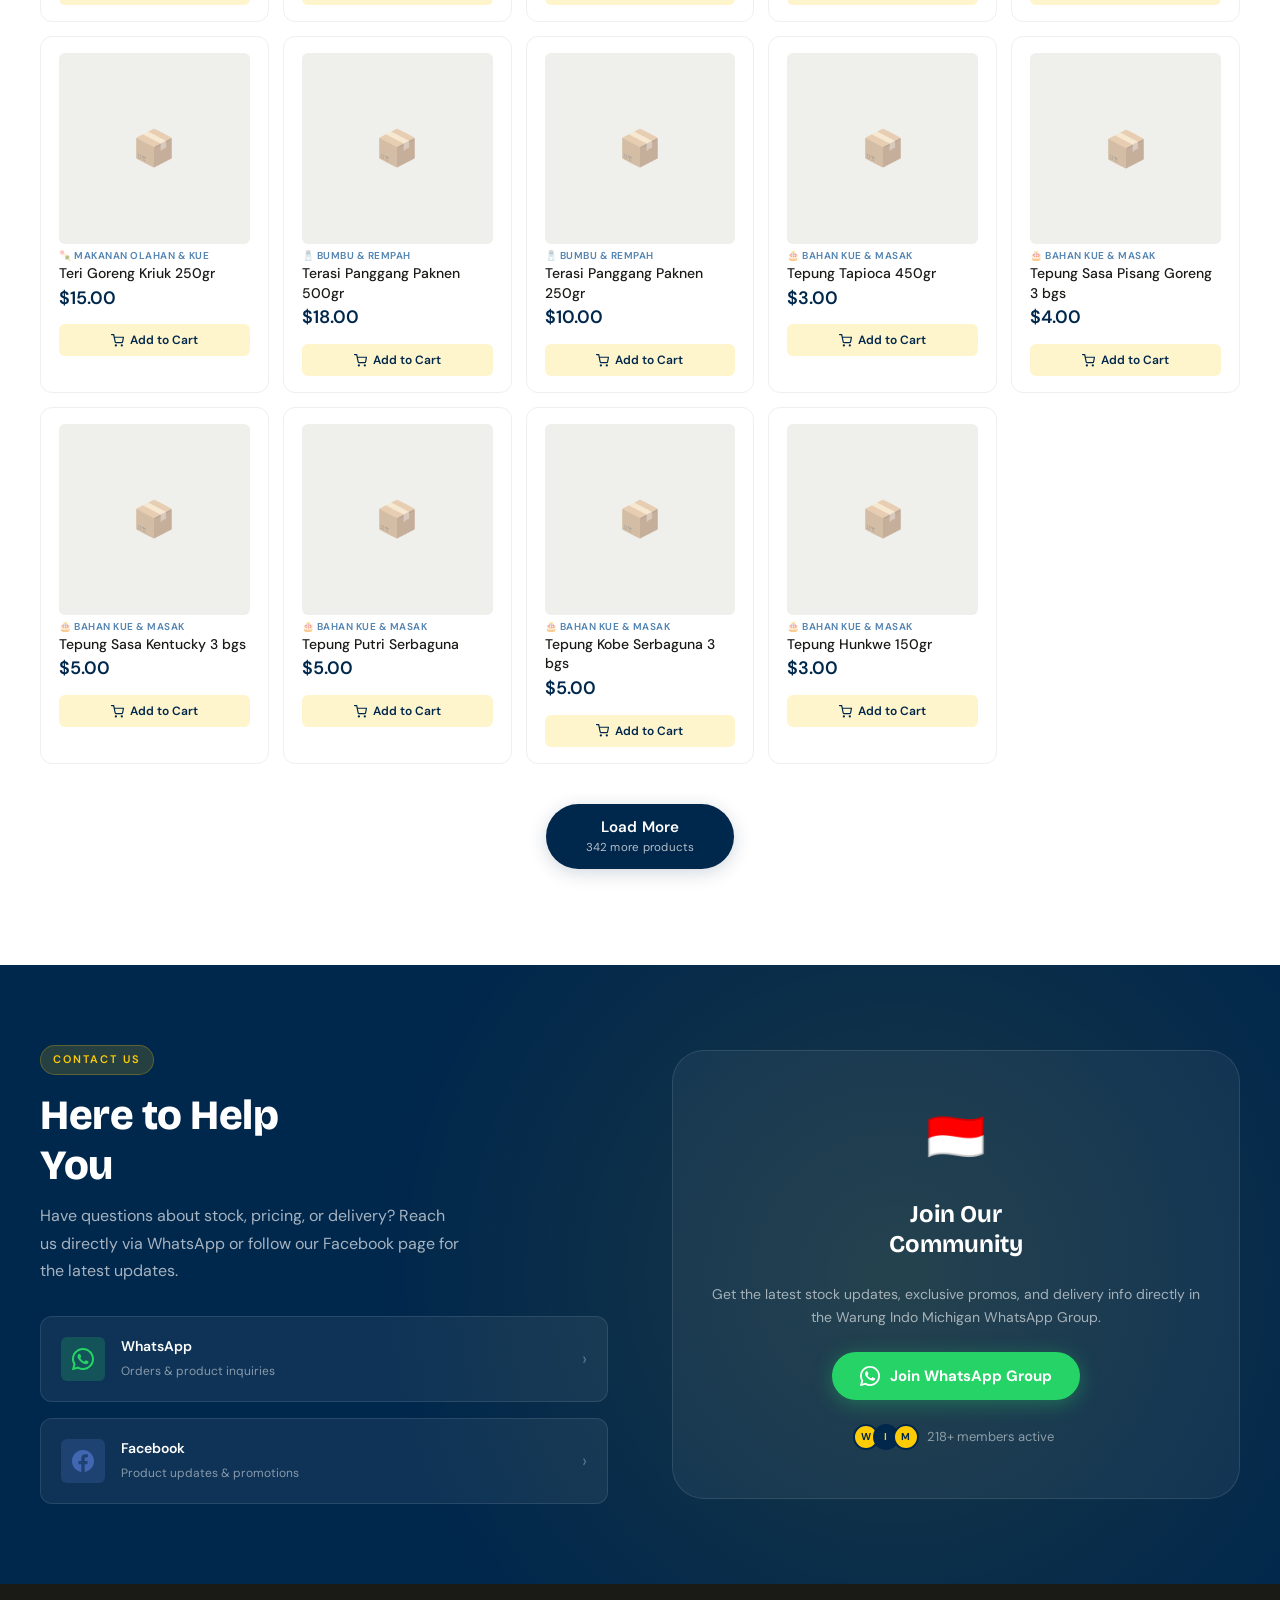
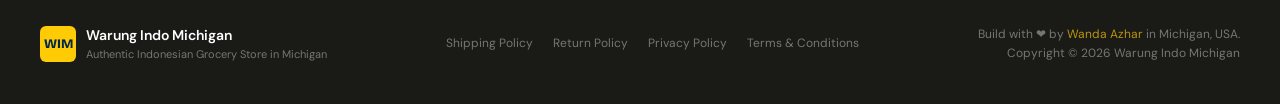
<file: product.html>
<!DOCTYPE html>
<html lang="en">

<head>
  <meta charset="UTF-8" />
  <meta name="viewport" content="width=device-width, initial-scale=1.0" />
  <title>Produk — Warung Indo Michigan</title>
  <meta name="description" content="Detail produk Warung Indo Michigan — Toko Bahan Makanan Indonesia di Michigan." />
  <meta name="theme-color" content="#00274C" />
  <link rel="icon" type="image/png" href="logo-icon-warungindomichigan.png" />
  <link rel="apple-touch-icon" href="logo-icon-warungindomichigan.png" />

  <!-- Google Fonts -->
  <link rel="preconnect" href="https://fonts.googleapis.com" />
  <link rel="preconnect" href="https://fonts.gstatic.com" crossorigin />
  <link
    href="https://fonts.googleapis.com/css2?family=Bricolage+Grotesque:opsz,wght@12..96,400;12..96,500;12..96,600;12..96,700;12..96,800&family=DM+Sans:wght@300;400;500;600&display=swap"
    rel="stylesheet" />

  <link rel="stylesheet" href="style.css" />
</head>

<body>

  <!-- ══════════════════════════════════════════
     NAVBAR
══════════════════════════════════════════ -->
  <nav id="navbar" role="navigation" aria-label="Main navigation">
    <a class="nav-logo" href="index.html" aria-label="Warung Indo Michigan — Home">
      <div class="logo-badge" aria-hidden="true">WIM</div>
      <div class="logo-text">
        <span class="brand">Warung Indo Michigan</span>
        <span class="sub">Indonesian Grocery 🇮🇩</span>
      </div>
    </a>

    <div class="nav-right">
      <!-- Cart Button (navigates back to catalog) -->
      <a href="index.html" class="nav-cart-btn" id="nav-cart-btn" aria-label="Back to catalog and view cart">
        <svg viewBox="0 0 24 24" fill="none" stroke="currentColor" stroke-width="2" stroke-linecap="round"
          stroke-linejoin="round" aria-hidden="true">
          <circle cx="9" cy="21" r="1" />
          <circle cx="20" cy="21" r="1" />
          <path d="M1 1h4l2.68 13.39a2 2 0 0 0 2 1.61h9.72a2 2 0 0 0 2-1.61L23 6H6" />
        </svg>
        <span class="nav-cart-label">Keranjang</span>
        <span class="nav-cart-badge" id="nav-cart-badge" aria-live="polite">0</span>
      </a>

      <!-- WhatsApp Button -->
      <button class="nav-wa-btn" onclick="orderViaWA()" aria-label="Order via WhatsApp">
        <svg viewBox="0 0 24 24" fill="currentColor" aria-hidden="true">
          <path
            d="M17.472 14.382c-.297-.149-1.758-.867-2.03-.967-.273-.099-.471-.148-.67.15-.197.297-.767.966-.94 1.164-.173.199-.347.223-.644.075-.297-.15-1.255-.463-2.39-1.475-.883-.788-1.48-1.761-1.653-2.059-.173-.297-.018-.458.13-.606.134-.133.298-.347.446-.52.149-.174.198-.298.298-.497.099-.198.05-.371-.025-.52-.075-.149-.669-1.612-.916-2.207-.242-.579-.487-.5-.669-.51-.173-.008-.371-.01-.57-.01-.198 0-.52.074-.792.372-.272.297-1.04 1.016-1.04 2.479 0 1.462 1.065 2.875 1.213 3.074.149.198 2.096 3.2 5.077 4.487.709.306 1.262.489 1.694.625.712.227 1.36.195 1.871.118.571-.085 1.758-.719 2.006-1.413.248-.694.248-1.289.173-1.413-.074-.124-.272-.198-.57-.347z" />
          <path
            d="M12 0C5.373 0 0 5.373 0 12c0 2.123.55 4.116 1.516 5.849L.057 23.454a.5.5 0 0 0 .617.619l5.7-1.496A11.95 11.95 0 0 0 12 24c6.627 0 12-5.373 12-12S18.627 0 12 0zm0 21.818a9.806 9.806 0 0 1-4.99-1.365l-.357-.213-3.706.973.988-3.618-.233-.372A9.784 9.784 0 0 1 2.182 12C2.182 6.57 6.57 2.182 12 2.182c5.43 0 9.818 4.388 9.818 9.818 0 5.43-4.388 9.818-9.818 9.818z" />
        </svg>
        Order via WhatsApp
      </button>
    </div>
  </nav>

  <!-- ══════════════════════════════════════════
     PRODUCT DETAIL
══════════════════════════════════════════ -->
  <main style="padding-top: 68px; min-height: 80vh;">
    <div style="max-width: 1100px; margin: 0 auto; padding: 2rem 1.5rem 5rem;">

      <!-- Back link -->
      <a href="index.html#products" class="pd-back">
        <svg width="16" height="16" viewBox="0 0 24 24" fill="none" stroke="currentColor" stroke-width="2.5"
          stroke-linecap="round" stroke-linejoin="round" aria-hidden="true">
          <path d="M19 12H5M12 19l-7-7 7-7" />
        </svg>
        Back to Catalog
      </a>

      <!-- Dynamic content rendered by product.js -->
      <div id="pd-content"></div>

    </div>
  </main>

  <!-- Toast notification -->
  <div id="pd-toast" class="pd-toast" aria-live="polite"></div>

  <!-- ══════════════════════════════════════════
     FOOTER
══════════════════════════════════════════ -->
  <footer role="contentinfo">
    <div class="footer-inner">
      <div class="footer-brand">
        <div class="footer-logo-badge" aria-hidden="true">WIM</div>
        <div class="footer-brand-text">
          <div class="name">Warung Indo Michigan</div>
          <div class="tagline">Authentic Indonesian Grocery Store in Michigan</div>
        </div>
      </div>
      <div class="footer-copy">
        <div>
          Build with ❤️ by
          <a href="https://instagram.com/wanda_azharr/" target="_blank" rel="noopener">Wanda Azhar</a>
          in Michigan, USA.
        </div>
        <div>Copyright &copy; 2026 Warung Indo Michigan</div>
      </div>
    </div>
  </footer>

  <script src="product.js"></script>
</body>

</html>
</file>
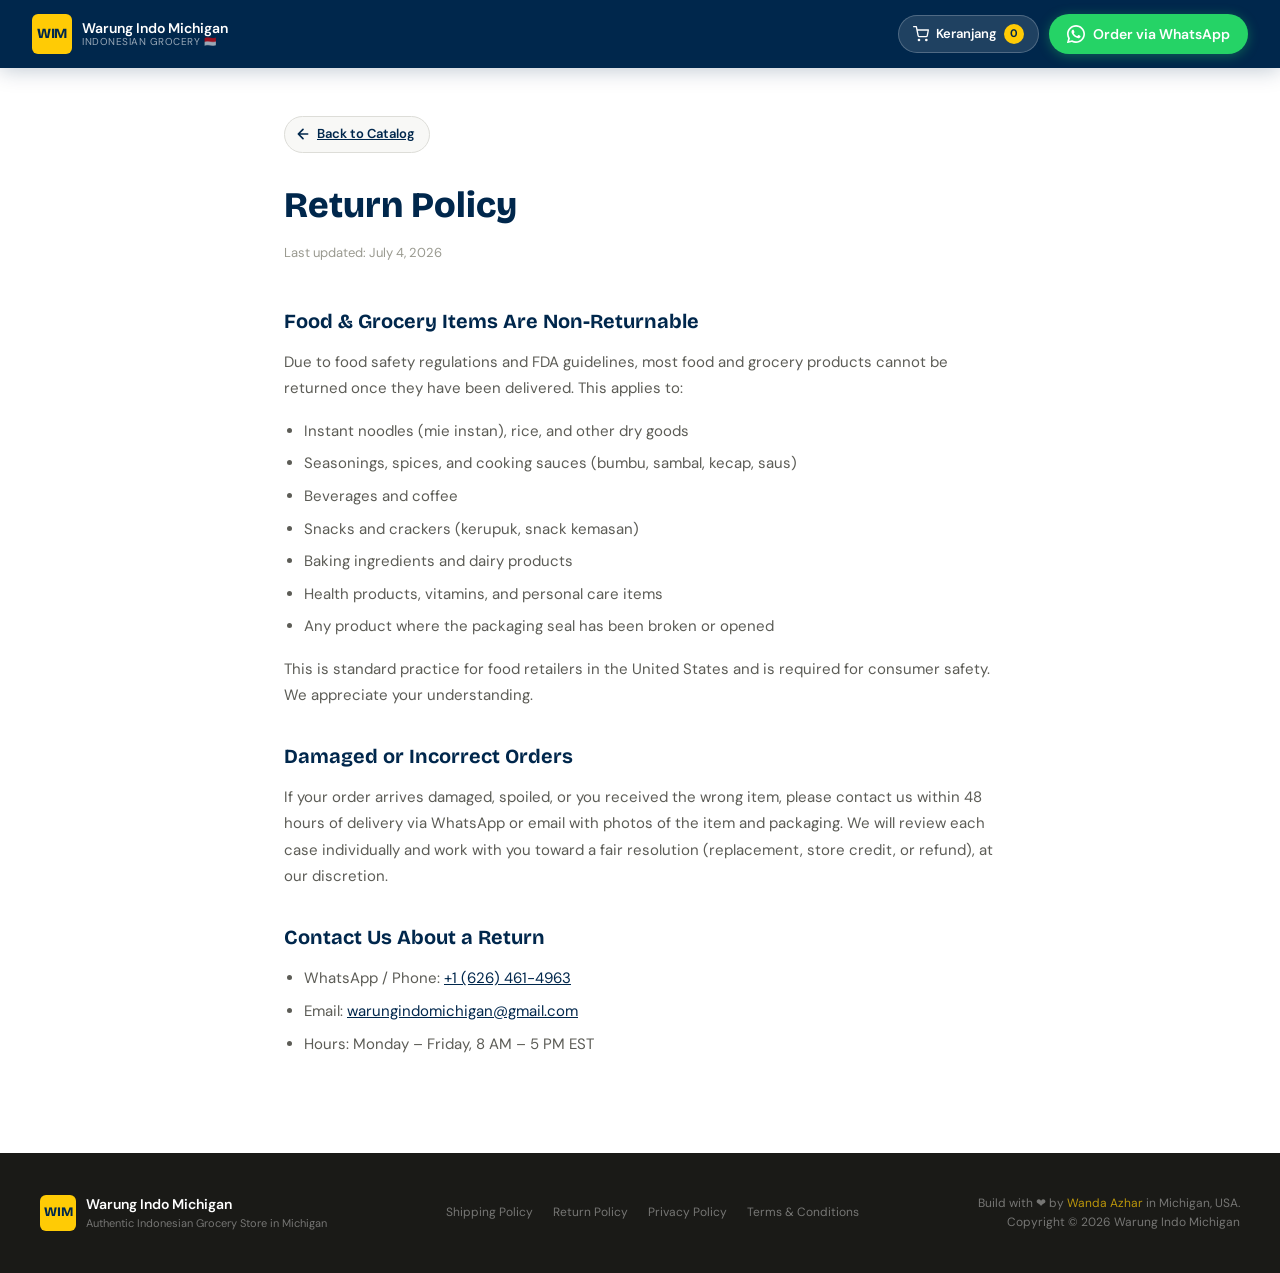
<file: return-policy.html>
<!DOCTYPE html>
<html lang="en">

<head>
  <meta charset="UTF-8" />
  <meta name="viewport" content="width=device-width, initial-scale=1.0" />
  <title>Return Policy — Warung Indo Michigan</title>
  <meta name="description" content="Return Policy for Warung Indo Michigan — food and grocery items are non-returnable per FDA guidelines." />
  <meta name="theme-color" content="#00274C" />
  <link rel="icon" type="image/png" href="logo-icon-warungindomichigan.png" />
  <link rel="apple-touch-icon" href="logo-icon-warungindomichigan.png" />

  <!-- Google Fonts -->
  <link rel="preconnect" href="https://fonts.googleapis.com" />
  <link rel="preconnect" href="https://fonts.gstatic.com" crossorigin />
  <link
    href="https://fonts.googleapis.com/css2?family=Bricolage+Grotesque:opsz,wght@12..96,400;12..96,500;12..96,600;12..96,700;12..96,800&family=DM+Sans:wght@300;400;500;600&display=swap"
    rel="stylesheet" />

  <link rel="stylesheet" href="style.css" />
</head>

<body class="legal-page">

  <!-- ══════════════════════════════════════════
     NAVBAR
══════════════════════════════════════════ -->
  <nav id="navbar" role="navigation" aria-label="Main navigation">
    <a class="nav-logo" href="index.html" aria-label="Warung Indo Michigan — Home">
      <div class="logo-badge" aria-hidden="true">WIM</div>
      <div class="logo-text">
        <span class="brand">Warung Indo Michigan</span>
        <span class="sub">Indonesian Grocery 🇮🇩</span>
      </div>
    </a>

    <div class="nav-right">
      <a href="index.html" class="nav-cart-btn" id="nav-cart-btn" aria-label="Back to catalog and view cart">
        <svg viewBox="0 0 24 24" fill="none" stroke="currentColor" stroke-width="2" stroke-linecap="round"
          stroke-linejoin="round" aria-hidden="true">
          <circle cx="9" cy="21" r="1" />
          <circle cx="20" cy="21" r="1" />
          <path d="M1 1h4l2.68 13.39a2 2 0 0 0 2 1.61h9.72a2 2 0 0 0 2-1.61L23 6H6" />
        </svg>
        <span class="nav-cart-label">Keranjang</span>
        <span class="nav-cart-badge" id="nav-cart-badge" aria-live="polite">0</span>
      </a>

      <a class="nav-wa-btn" href="https://wa.me/16264614963" target="_blank" rel="noopener" aria-label="Order via WhatsApp">
        <svg viewBox="0 0 24 24" fill="currentColor" aria-hidden="true">
          <path
            d="M17.472 14.382c-.297-.149-1.758-.867-2.03-.967-.273-.099-.471-.148-.67.15-.197.297-.767.966-.94 1.164-.173.199-.347.223-.644.075-.297-.15-1.255-.463-2.39-1.475-.883-.788-1.48-1.761-1.653-2.059-.173-.297-.018-.458.13-.606.134-.133.298-.347.446-.52.149-.174.198-.298.298-.497.099-.198.05-.371-.025-.52-.075-.149-.669-1.612-.916-2.207-.242-.579-.487-.5-.669-.51-.173-.008-.371-.01-.57-.01-.198 0-.52.074-.792.372-.272.297-1.04 1.016-1.04 2.479 0 1.462 1.065 2.875 1.213 3.074.149.198 2.096 3.2 5.077 4.487.709.306 1.262.489 1.694.625.712.227 1.36.195 1.871.118.571-.085 1.758-.719 2.006-1.413.248-.694.248-1.289.173-1.413-.074-.124-.272-.198-.57-.347z" />
          <path
            d="M12 0C5.373 0 0 5.373 0 12c0 2.123.55 4.116 1.516 5.849L.057 23.454a.5.5 0 0 0 .617.619l5.7-1.496A11.95 11.95 0 0 0 12 24c6.627 0 12-5.373 12-12S18.627 0 12 0zm0 21.818a9.806 9.806 0 0 1-4.99-1.365l-.357-.213-3.706.973.988-3.618-.233-.372A9.784 9.784 0 0 1 2.182 12C2.182 6.57 6.57 2.182 12 2.182c5.43 0 9.818 4.388 9.818 9.818 0 5.43-4.388 9.818-9.818 9.818z" />
        </svg>
        Order via WhatsApp
      </a>
    </div>
  </nav>

  <!-- ══════════════════════════════════════════
     RETURN POLICY
══════════════════════════════════════════ -->
  <main>
    <div class="legal-content">

      <a href="index.html#products" class="pd-back">
        <svg width="16" height="16" viewBox="0 0 24 24" fill="none" stroke="currentColor" stroke-width="2.5"
          stroke-linecap="round" stroke-linejoin="round" aria-hidden="true">
          <path d="M19 12H5M12 19l-7-7 7-7" />
        </svg>
        Back to Catalog
      </a>

      <h1>Return Policy</h1>
      <p class="legal-updated">Last updated: July 4, 2026</p>

      <h2>Food & Grocery Items Are Non-Returnable</h2>
      <p>
        Due to food safety regulations and FDA guidelines, most food and grocery products cannot be returned once
        they have been delivered. This applies to:
      </p>
      <ul>
        <li>Instant noodles (mie instan), rice, and other dry goods</li>
        <li>Seasonings, spices, and cooking sauces (bumbu, sambal, kecap, saus)</li>
        <li>Beverages and coffee</li>
        <li>Snacks and crackers (kerupuk, snack kemasan)</li>
        <li>Baking ingredients and dairy products</li>
        <li>Health products, vitamins, and personal care items</li>
        <li>Any product where the packaging seal has been broken or opened</li>
      </ul>
      <p>
        This is standard practice for food retailers in the United States and is required for consumer safety. We
        appreciate your understanding.
      </p>

      <h2>Damaged or Incorrect Orders</h2>
      <p>
        If your order arrives damaged, spoiled, or you received the wrong item, please contact us within 48 hours
        of delivery via WhatsApp or email with photos of the item and packaging. We will review each case
        individually and work with you toward a fair resolution (replacement, store credit, or refund), at our
        discretion.
      </p>

      <h2>Contact Us About a Return</h2>
      <ul>
        <li>WhatsApp / Phone: <a href="https://wa.me/16264614963" target="_blank" rel="noopener">+1 (626) 461-4963</a></li>
        <li>Email: <a href="mailto:warungindomichigan@gmail.com">warungindomichigan@gmail.com</a></li>
        <li>Hours: Monday – Friday, 8 AM – 5 PM EST</li>
      </ul>

    </div>
  </main>

  <!-- ══════════════════════════════════════════
     FOOTER
══════════════════════════════════════════ -->
  <footer role="contentinfo">
    <div class="footer-inner">
      <div class="footer-brand">
        <div class="footer-logo-badge" aria-hidden="true">WIM</div>
        <div class="footer-brand-text">
          <div class="name">Warung Indo Michigan</div>
          <div class="tagline">Authentic Indonesian Grocery Store in Michigan</div>
        </div>
      </div>

      <nav class="footer-links" aria-label="Policies">
        <a href="shipping-policy.html">Shipping Policy</a>
        <a href="return-policy.html">Return Policy</a>
        <a href="privacy-policy.html">Privacy Policy</a>
        <a href="terms-conditions.html">Terms &amp; Conditions</a>
      </nav>

      <div class="footer-copy">
        <div>
          Build with ❤️ by
          <a href="https://instagram.com/wanda_azharr/" target="_blank" rel="noopener">Wanda Azhar</a>
          in Michigan, USA.
        </div>
        <div>Copyright &copy; 2026 Warung Indo Michigan</div>
      </div>
    </div>
  </footer>

</body>

</html>
</file>
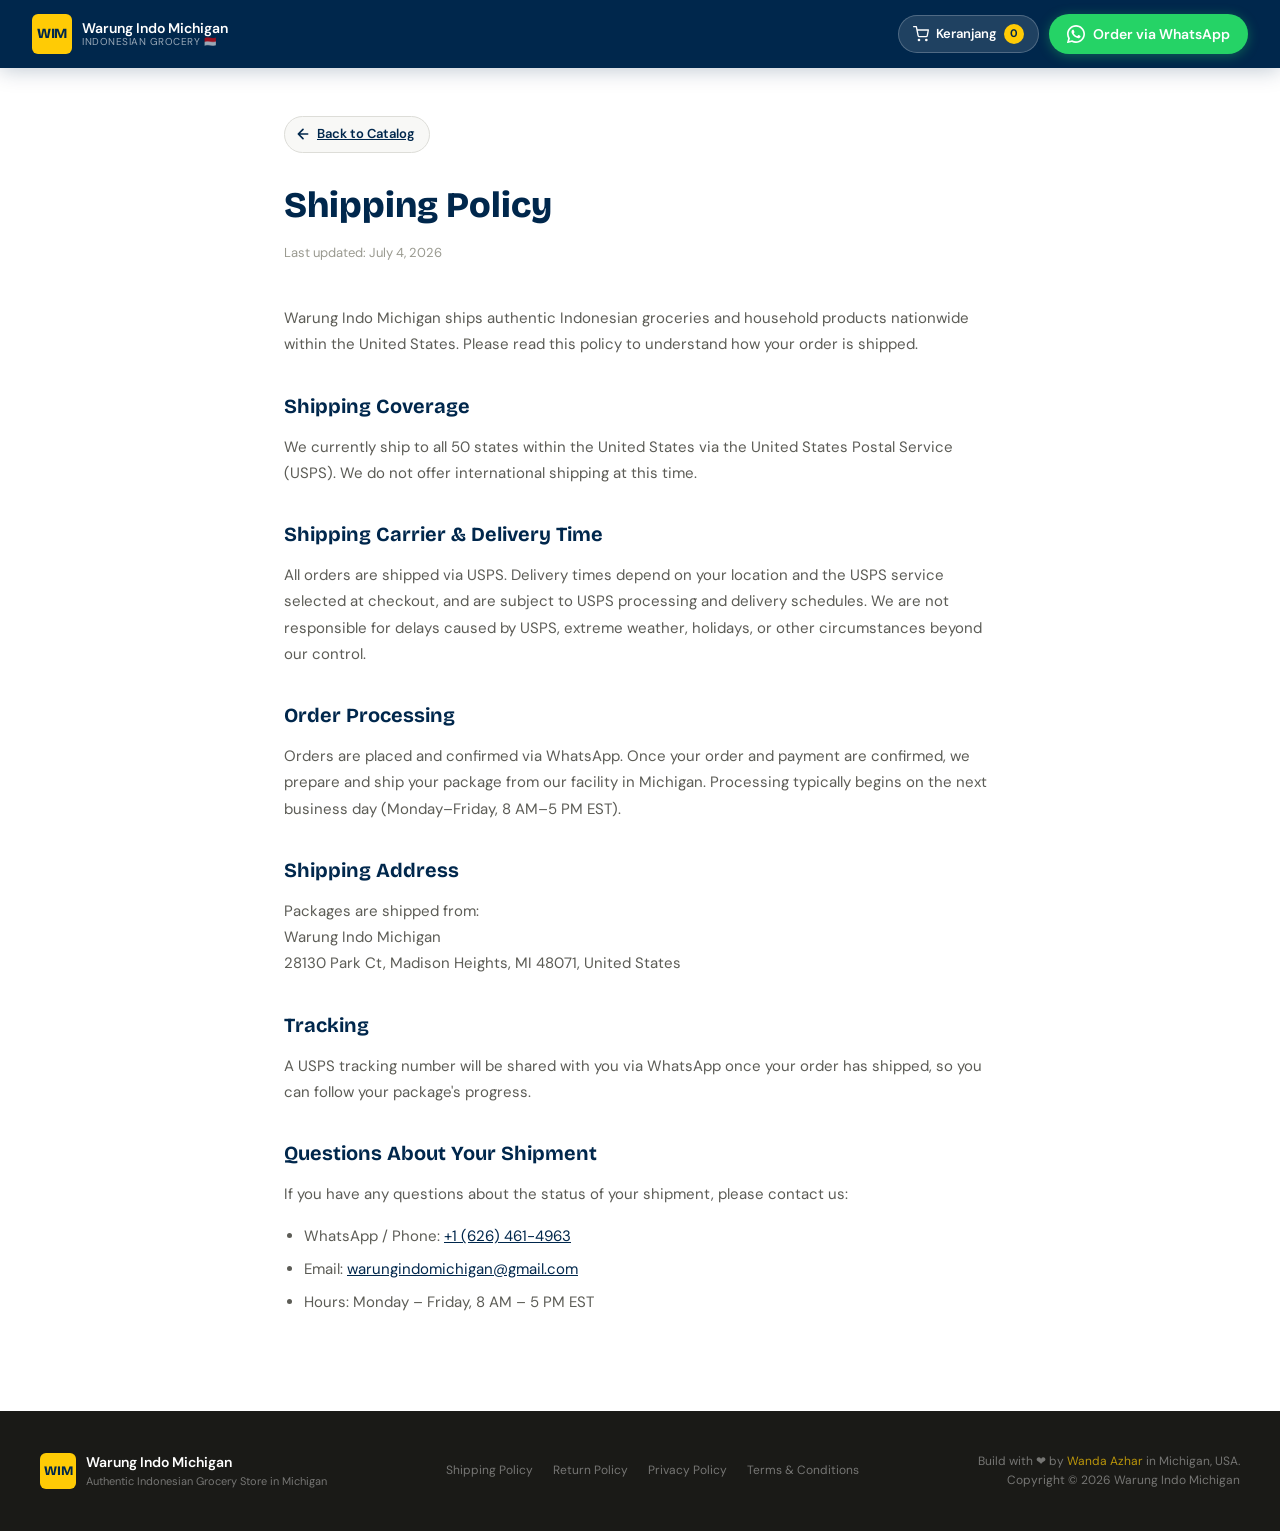
<file: shipping-policy.html>
<!DOCTYPE html>
<html lang="en">

<head>
  <meta charset="UTF-8" />
  <meta name="viewport" content="width=device-width, initial-scale=1.0" />
  <title>Shipping Policy — Warung Indo Michigan</title>
  <meta name="description" content="Shipping Policy for Warung Indo Michigan — nationwide USPS shipping across the United States." />
  <meta name="theme-color" content="#00274C" />
  <link rel="icon" type="image/png" href="logo-icon-warungindomichigan.png" />
  <link rel="apple-touch-icon" href="logo-icon-warungindomichigan.png" />

  <!-- Google Fonts -->
  <link rel="preconnect" href="https://fonts.googleapis.com" />
  <link rel="preconnect" href="https://fonts.gstatic.com" crossorigin />
  <link
    href="https://fonts.googleapis.com/css2?family=Bricolage+Grotesque:opsz,wght@12..96,400;12..96,500;12..96,600;12..96,700;12..96,800&family=DM+Sans:wght@300;400;500;600&display=swap"
    rel="stylesheet" />

  <link rel="stylesheet" href="style.css" />
</head>

<body class="legal-page">

  <!-- ══════════════════════════════════════════
     NAVBAR
══════════════════════════════════════════ -->
  <nav id="navbar" role="navigation" aria-label="Main navigation">
    <a class="nav-logo" href="index.html" aria-label="Warung Indo Michigan — Home">
      <div class="logo-badge" aria-hidden="true">WIM</div>
      <div class="logo-text">
        <span class="brand">Warung Indo Michigan</span>
        <span class="sub">Indonesian Grocery 🇮🇩</span>
      </div>
    </a>

    <div class="nav-right">
      <a href="index.html" class="nav-cart-btn" id="nav-cart-btn" aria-label="Back to catalog and view cart">
        <svg viewBox="0 0 24 24" fill="none" stroke="currentColor" stroke-width="2" stroke-linecap="round"
          stroke-linejoin="round" aria-hidden="true">
          <circle cx="9" cy="21" r="1" />
          <circle cx="20" cy="21" r="1" />
          <path d="M1 1h4l2.68 13.39a2 2 0 0 0 2 1.61h9.72a2 2 0 0 0 2-1.61L23 6H6" />
        </svg>
        <span class="nav-cart-label">Keranjang</span>
        <span class="nav-cart-badge" id="nav-cart-badge" aria-live="polite">0</span>
      </a>

      <a class="nav-wa-btn" href="https://wa.me/16264614963" target="_blank" rel="noopener" aria-label="Order via WhatsApp">
        <svg viewBox="0 0 24 24" fill="currentColor" aria-hidden="true">
          <path
            d="M17.472 14.382c-.297-.149-1.758-.867-2.03-.967-.273-.099-.471-.148-.67.15-.197.297-.767.966-.94 1.164-.173.199-.347.223-.644.075-.297-.15-1.255-.463-2.39-1.475-.883-.788-1.48-1.761-1.653-2.059-.173-.297-.018-.458.13-.606.134-.133.298-.347.446-.52.149-.174.198-.298.298-.497.099-.198.05-.371-.025-.52-.075-.149-.669-1.612-.916-2.207-.242-.579-.487-.5-.669-.51-.173-.008-.371-.01-.57-.01-.198 0-.52.074-.792.372-.272.297-1.04 1.016-1.04 2.479 0 1.462 1.065 2.875 1.213 3.074.149.198 2.096 3.2 5.077 4.487.709.306 1.262.489 1.694.625.712.227 1.36.195 1.871.118.571-.085 1.758-.719 2.006-1.413.248-.694.248-1.289.173-1.413-.074-.124-.272-.198-.57-.347z" />
          <path
            d="M12 0C5.373 0 0 5.373 0 12c0 2.123.55 4.116 1.516 5.849L.057 23.454a.5.5 0 0 0 .617.619l5.7-1.496A11.95 11.95 0 0 0 12 24c6.627 0 12-5.373 12-12S18.627 0 12 0zm0 21.818a9.806 9.806 0 0 1-4.99-1.365l-.357-.213-3.706.973.988-3.618-.233-.372A9.784 9.784 0 0 1 2.182 12C2.182 6.57 6.57 2.182 12 2.182c5.43 0 9.818 4.388 9.818 9.818 0 5.43-4.388 9.818-9.818 9.818z" />
        </svg>
        Order via WhatsApp
      </a>
    </div>
  </nav>

  <!-- ══════════════════════════════════════════
     SHIPPING POLICY
══════════════════════════════════════════ -->
  <main>
    <div class="legal-content">

      <a href="index.html#products" class="pd-back">
        <svg width="16" height="16" viewBox="0 0 24 24" fill="none" stroke="currentColor" stroke-width="2.5"
          stroke-linecap="round" stroke-linejoin="round" aria-hidden="true">
          <path d="M19 12H5M12 19l-7-7 7-7" />
        </svg>
        Back to Catalog
      </a>

      <h1>Shipping Policy</h1>
      <p class="legal-updated">Last updated: July 4, 2026</p>

      <p>
        Warung Indo Michigan ships authentic Indonesian groceries and household products nationwide within the
        United States. Please read this policy to understand how your order is shipped.
      </p>

      <h2>Shipping Coverage</h2>
      <p>
        We currently ship to all 50 states within the United States via the United States Postal Service (USPS).
        We do not offer international shipping at this time.
      </p>

      <h2>Shipping Carrier & Delivery Time</h2>
      <p>
        All orders are shipped via USPS. Delivery times depend on your location and the USPS service selected at
        checkout, and are subject to USPS processing and delivery schedules. We are not responsible for delays
        caused by USPS, extreme weather, holidays, or other circumstances beyond our control.
      </p>

      <h2>Order Processing</h2>
      <p>
        Orders are placed and confirmed via WhatsApp. Once your order and payment are confirmed, we prepare and
        ship your package from our facility in Michigan. Processing typically begins on the next business day
        (Monday–Friday, 8 AM–5 PM EST).
      </p>

      <h2>Shipping Address</h2>
      <p>
        Packages are shipped from:<br>
        Warung Indo Michigan<br>
        28130 Park Ct, Madison Heights, MI 48071, United States
      </p>

      <h2>Tracking</h2>
      <p>
        A USPS tracking number will be shared with you via WhatsApp once your order has shipped, so you can follow
        your package's progress.
      </p>

      <h2>Questions About Your Shipment</h2>
      <p>
        If you have any questions about the status of your shipment, please contact us:
      </p>
      <ul>
        <li>WhatsApp / Phone: <a href="https://wa.me/16264614963" target="_blank" rel="noopener">+1 (626) 461-4963</a></li>
        <li>Email: <a href="mailto:warungindomichigan@gmail.com">warungindomichigan@gmail.com</a></li>
        <li>Hours: Monday – Friday, 8 AM – 5 PM EST</li>
      </ul>

    </div>
  </main>

  <!-- ══════════════════════════════════════════
     FOOTER
══════════════════════════════════════════ -->
  <footer role="contentinfo">
    <div class="footer-inner">
      <div class="footer-brand">
        <div class="footer-logo-badge" aria-hidden="true">WIM</div>
        <div class="footer-brand-text">
          <div class="name">Warung Indo Michigan</div>
          <div class="tagline">Authentic Indonesian Grocery Store in Michigan</div>
        </div>
      </div>

      <nav class="footer-links" aria-label="Policies">
        <a href="shipping-policy.html">Shipping Policy</a>
        <a href="return-policy.html">Return Policy</a>
        <a href="privacy-policy.html">Privacy Policy</a>
        <a href="terms-conditions.html">Terms &amp; Conditions</a>
      </nav>

      <div class="footer-copy">
        <div>
          Build with ❤️ by
          <a href="https://instagram.com/wanda_azharr/" target="_blank" rel="noopener">Wanda Azhar</a>
          in Michigan, USA.
        </div>
        <div>Copyright &copy; 2026 Warung Indo Michigan</div>
      </div>
    </div>
  </footer>

</body>

</html>
</file>
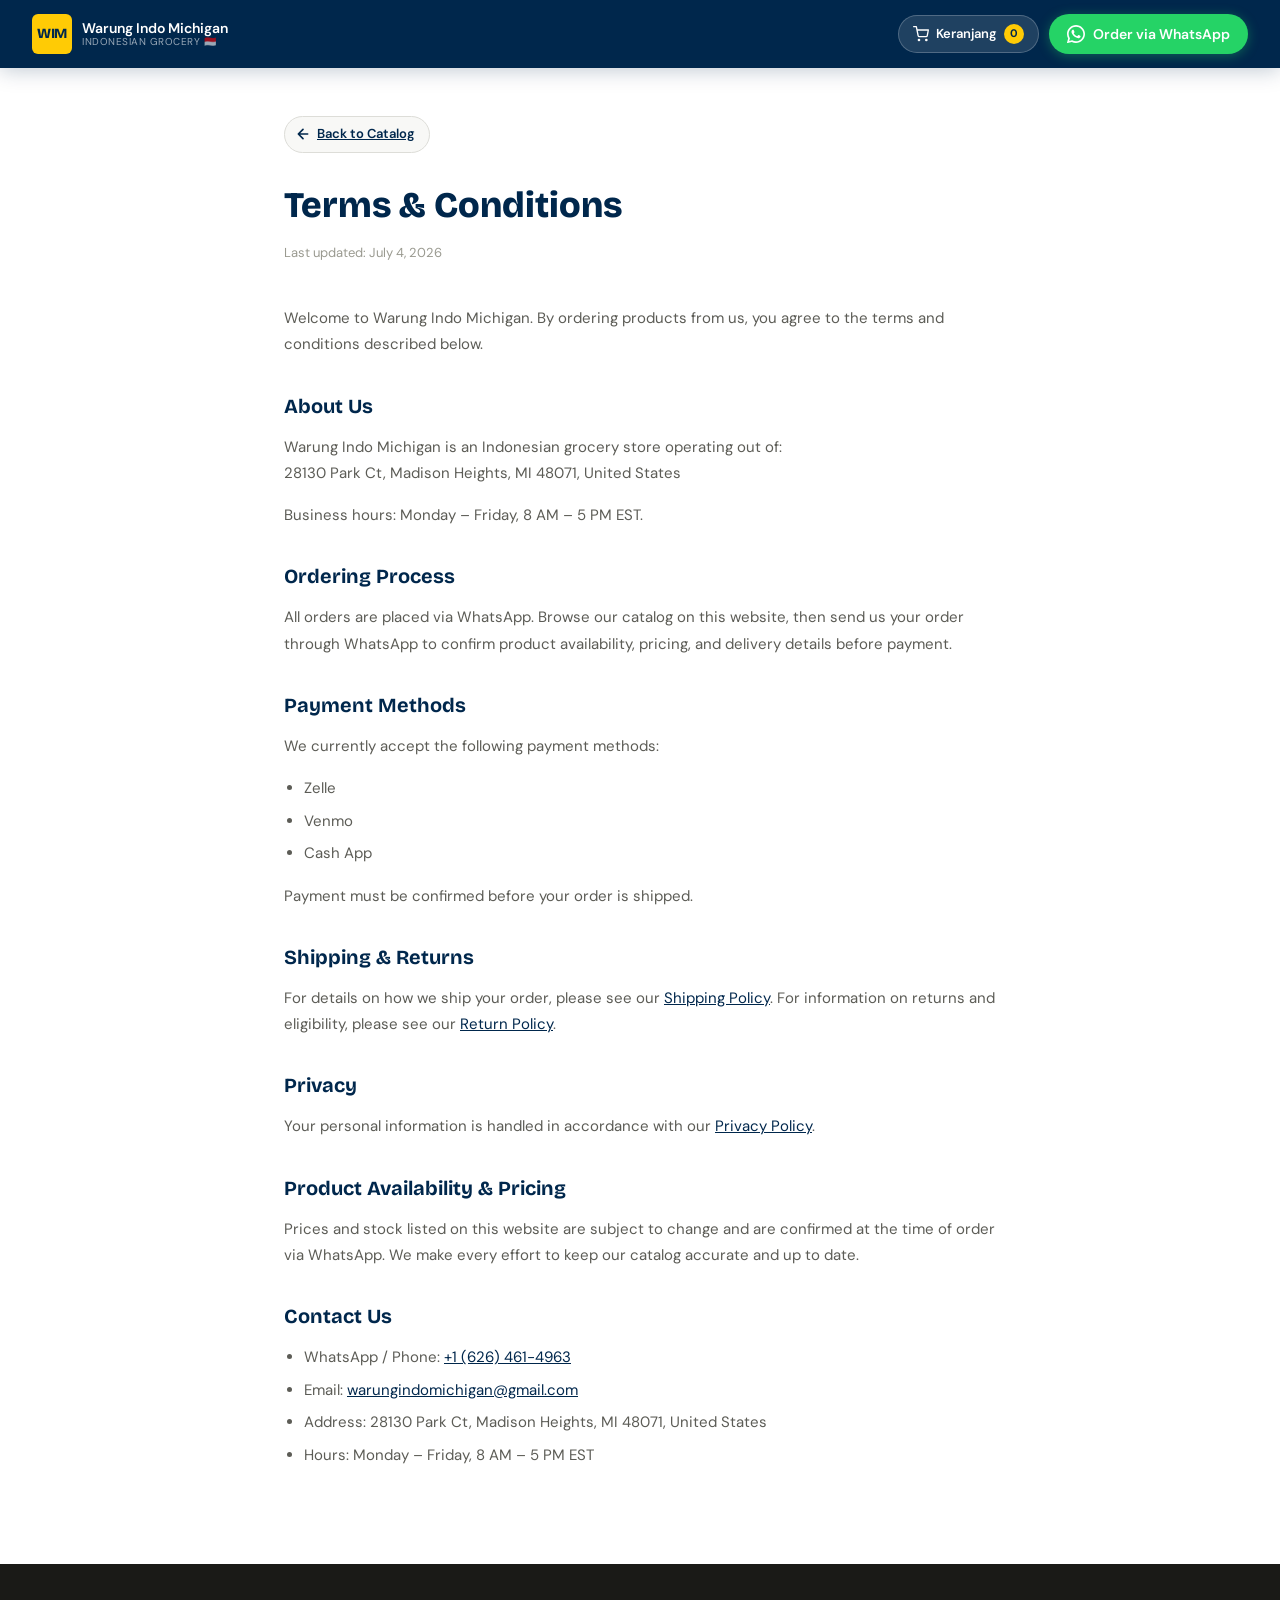
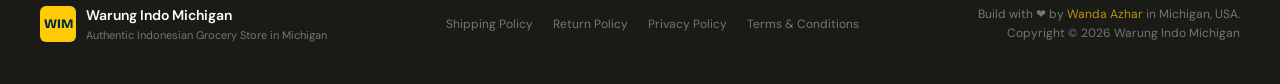
<file: terms-conditions.html>
<!DOCTYPE html>
<html lang="en">

<head>
  <meta charset="UTF-8" />
  <meta name="viewport" content="width=device-width, initial-scale=1.0" />
  <title>Terms & Conditions — Warung Indo Michigan</title>
  <meta name="description" content="Terms and Conditions for shopping at Warung Indo Michigan." />
  <meta name="theme-color" content="#00274C" />
  <link rel="icon" type="image/png" href="logo-icon-warungindomichigan.png" />
  <link rel="apple-touch-icon" href="logo-icon-warungindomichigan.png" />

  <!-- Google Fonts -->
  <link rel="preconnect" href="https://fonts.googleapis.com" />
  <link rel="preconnect" href="https://fonts.gstatic.com" crossorigin />
  <link
    href="https://fonts.googleapis.com/css2?family=Bricolage+Grotesque:opsz,wght@12..96,400;12..96,500;12..96,600;12..96,700;12..96,800&family=DM+Sans:wght@300;400;500;600&display=swap"
    rel="stylesheet" />

  <link rel="stylesheet" href="style.css" />
</head>

<body class="legal-page">

  <!-- ══════════════════════════════════════════
     NAVBAR
══════════════════════════════════════════ -->
  <nav id="navbar" role="navigation" aria-label="Main navigation">
    <a class="nav-logo" href="index.html" aria-label="Warung Indo Michigan — Home">
      <div class="logo-badge" aria-hidden="true">WIM</div>
      <div class="logo-text">
        <span class="brand">Warung Indo Michigan</span>
        <span class="sub">Indonesian Grocery 🇮🇩</span>
      </div>
    </a>

    <div class="nav-right">
      <a href="index.html" class="nav-cart-btn" id="nav-cart-btn" aria-label="Back to catalog and view cart">
        <svg viewBox="0 0 24 24" fill="none" stroke="currentColor" stroke-width="2" stroke-linecap="round"
          stroke-linejoin="round" aria-hidden="true">
          <circle cx="9" cy="21" r="1" />
          <circle cx="20" cy="21" r="1" />
          <path d="M1 1h4l2.68 13.39a2 2 0 0 0 2 1.61h9.72a2 2 0 0 0 2-1.61L23 6H6" />
        </svg>
        <span class="nav-cart-label">Keranjang</span>
        <span class="nav-cart-badge" id="nav-cart-badge" aria-live="polite">0</span>
      </a>

      <a class="nav-wa-btn" href="https://wa.me/16264614963" target="_blank" rel="noopener" aria-label="Order via WhatsApp">
        <svg viewBox="0 0 24 24" fill="currentColor" aria-hidden="true">
          <path
            d="M17.472 14.382c-.297-.149-1.758-.867-2.03-.967-.273-.099-.471-.148-.67.15-.197.297-.767.966-.94 1.164-.173.199-.347.223-.644.075-.297-.15-1.255-.463-2.39-1.475-.883-.788-1.48-1.761-1.653-2.059-.173-.297-.018-.458.13-.606.134-.133.298-.347.446-.52.149-.174.198-.298.298-.497.099-.198.05-.371-.025-.52-.075-.149-.669-1.612-.916-2.207-.242-.579-.487-.5-.669-.51-.173-.008-.371-.01-.57-.01-.198 0-.52.074-.792.372-.272.297-1.04 1.016-1.04 2.479 0 1.462 1.065 2.875 1.213 3.074.149.198 2.096 3.2 5.077 4.487.709.306 1.262.489 1.694.625.712.227 1.36.195 1.871.118.571-.085 1.758-.719 2.006-1.413.248-.694.248-1.289.173-1.413-.074-.124-.272-.198-.57-.347z" />
          <path
            d="M12 0C5.373 0 0 5.373 0 12c0 2.123.55 4.116 1.516 5.849L.057 23.454a.5.5 0 0 0 .617.619l5.7-1.496A11.95 11.95 0 0 0 12 24c6.627 0 12-5.373 12-12S18.627 0 12 0zm0 21.818a9.806 9.806 0 0 1-4.99-1.365l-.357-.213-3.706.973.988-3.618-.233-.372A9.784 9.784 0 0 1 2.182 12C2.182 6.57 6.57 2.182 12 2.182c5.43 0 9.818 4.388 9.818 9.818 0 5.43-4.388 9.818-9.818 9.818z" />
        </svg>
        Order via WhatsApp
      </a>
    </div>
  </nav>

  <!-- ══════════════════════════════════════════
     TERMS & CONDITIONS
══════════════════════════════════════════ -->
  <main>
    <div class="legal-content">

      <a href="index.html#products" class="pd-back">
        <svg width="16" height="16" viewBox="0 0 24 24" fill="none" stroke="currentColor" stroke-width="2.5"
          stroke-linecap="round" stroke-linejoin="round" aria-hidden="true">
          <path d="M19 12H5M12 19l-7-7 7-7" />
        </svg>
        Back to Catalog
      </a>

      <h1>Terms & Conditions</h1>
      <p class="legal-updated">Last updated: July 4, 2026</p>

      <p>
        Welcome to Warung Indo Michigan. By ordering products from us, you agree to the terms and conditions
        described below.
      </p>

      <h2>About Us</h2>
      <p>
        Warung Indo Michigan is an Indonesian grocery store operating out of:<br>
        28130 Park Ct, Madison Heights, MI 48071, United States
      </p>
      <p>
        Business hours: Monday – Friday, 8 AM – 5 PM EST.
      </p>

      <h2>Ordering Process</h2>
      <p>
        All orders are placed via WhatsApp. Browse our catalog on this website, then send us your order through
        WhatsApp to confirm product availability, pricing, and delivery details before payment.
      </p>

      <h2>Payment Methods</h2>
      <p>
        We currently accept the following payment methods:
      </p>
      <ul>
        <li>Zelle</li>
        <li>Venmo</li>
        <li>Cash App</li>
      </ul>
      <p>
        Payment must be confirmed before your order is shipped.
      </p>

      <h2>Shipping & Returns</h2>
      <p>
        For details on how we ship your order, please see our <a href="shipping-policy.html">Shipping Policy</a>.
        For information on returns and eligibility, please see our <a href="return-policy.html">Return Policy</a>.
      </p>

      <h2>Privacy</h2>
      <p>
        Your personal information is handled in accordance with our <a href="privacy-policy.html">Privacy Policy</a>.
      </p>

      <h2>Product Availability & Pricing</h2>
      <p>
        Prices and stock listed on this website are subject to change and are confirmed at the time of order via
        WhatsApp. We make every effort to keep our catalog accurate and up to date.
      </p>

      <h2>Contact Us</h2>
      <ul>
        <li>WhatsApp / Phone: <a href="https://wa.me/16264614963" target="_blank" rel="noopener">+1 (626) 461-4963</a></li>
        <li>Email: <a href="mailto:warungindomichigan@gmail.com">warungindomichigan@gmail.com</a></li>
        <li>Address: 28130 Park Ct, Madison Heights, MI 48071, United States</li>
        <li>Hours: Monday – Friday, 8 AM – 5 PM EST</li>
      </ul>

    </div>
  </main>

  <!-- ══════════════════════════════════════════
     FOOTER
══════════════════════════════════════════ -->
  <footer role="contentinfo">
    <div class="footer-inner">
      <div class="footer-brand">
        <div class="footer-logo-badge" aria-hidden="true">WIM</div>
        <div class="footer-brand-text">
          <div class="name">Warung Indo Michigan</div>
          <div class="tagline">Authentic Indonesian Grocery Store in Michigan</div>
        </div>
      </div>

      <nav class="footer-links" aria-label="Policies">
        <a href="shipping-policy.html">Shipping Policy</a>
        <a href="return-policy.html">Return Policy</a>
        <a href="privacy-policy.html">Privacy Policy</a>
        <a href="terms-conditions.html">Terms &amp; Conditions</a>
      </nav>

      <div class="footer-copy">
        <div>
          Build with ❤️ by
          <a href="https://instagram.com/wanda_azharr/" target="_blank" rel="noopener">Wanda Azhar</a>
          in Michigan, USA.
        </div>
        <div>Copyright &copy; 2026 Warung Indo Michigan</div>
      </div>
    </div>
  </footer>

</body>

</html>
</file>
<file: style.css>
/* =============================================
   WARUNG INDO MICHIGAN — style.css
   Colors: UofM Maize #FFCB05 · Blue #00274C
   ============================================= */

@import url('https://fonts.googleapis.com/css2?family=Bricolage+Grotesque:opsz,wght@12..96,400;12..96,500;12..96,600;12..96,700;12..96,800&family=DM+Sans:wght@300;400;500;600&display=swap');

/* ─── RESET & BASE ─── */
*, *::before, *::after { box-sizing: border-box; margin: 0; padding: 0; }

:root {
  --blue:        #00274C;
  --blue-mid:    #003A70;
  --blue-light:  #0A4F91;
  --maize:       #FFCB05;
  --maize-dark:  #E6B800;
  --maize-pale:  #FFF5CC;
  --white:       #FFFFFF;
  --gray-50:     #F8F8F6;
  --gray-100:    #EFEFEC;
  --gray-200:    #DDDDD8;
  --gray-400:    #9A9A90;
  --gray-600:    #5C5C56;
  --gray-900:    #1A1A17;

  --font-display: 'Bricolage Grotesque', 'DM Sans', system-ui, sans-serif;
  --font-body:    'DM Sans', system-ui, sans-serif;

  --radius-sm:   6px;
  --radius-md:   12px;
  --radius-lg:   20px;
  --radius-xl:   32px;

  --shadow-sm:   0 1px 3px rgba(0,39,76,0.08);
  --shadow-md:   0 4px 16px rgba(0,39,76,0.12);
  --shadow-lg:   0 12px 40px rgba(0,39,76,0.16);

  --transition:  0.22s cubic-bezier(0.4,0,0.2,1);

  scroll-behavior: smooth;
}

html { font-size: 16px; }

body {
  font-family: var(--font-body);
  color: var(--gray-900);
  background: var(--white);
  line-height: 1.6;
  overflow-x: hidden;
}

img { display: block; max-width: 100%; }
a { text-decoration: none; color: inherit; }
button { cursor: pointer; border: none; background: none; font-family: inherit; }

/* ─── SCROLLBAR ─── */
::-webkit-scrollbar { width: 6px; }
::-webkit-scrollbar-track { background: var(--gray-50); }
::-webkit-scrollbar-thumb { background: var(--blue-light); border-radius: 99px; }

/* ─── NAVBAR ─── */
#navbar {
  position: fixed;
  top: 0; left: 0; right: 0;
  z-index: 1000;
  display: flex;
  align-items: center;
  justify-content: space-between;
  padding: 0 2rem;
  height: 68px;
  background: var(--blue);
  box-shadow: 0 2px 20px rgba(0,39,76,0.25);
  transition: var(--transition);
}

#navbar.scrolled {
  height: 60px;
  background: rgba(0,39,76,0.97);
  backdrop-filter: blur(12px);
}

.nav-logo {
  display: flex;
  align-items: center;
  gap: 10px;
}

.logo-badge {
  width: 40px;
  height: 40px;
  background: var(--maize);
  border-radius: var(--radius-sm);
  display: flex;
  align-items: center;
  justify-content: center;
  font-family: var(--font-display);
  font-weight: 900;
  font-size: 14px;
  color: var(--blue);
  letter-spacing: -0.5px;
  flex-shrink: 0;
}

.logo-text {
  display: flex;
  flex-direction: column;
  line-height: 1.1;
}

.logo-text .brand { font-size: 14px; font-weight: 600; color: var(--white); }
.logo-text .sub   { font-size: 10px; font-weight: 400; color: rgba(255,255,255,0.6); letter-spacing: 0.5px; text-transform: uppercase; }

.nav-wa-btn {
  display: flex;
  align-items: center;
  gap: 8px;
  background: #25D366;
  color: var(--white);
  padding: 9px 18px;
  border-radius: var(--radius-xl);
  font-size: 14px;
  font-weight: 600;
  transition: var(--transition);
  box-shadow: 0 2px 12px rgba(37,211,102,0.35);
}

.nav-wa-btn:hover {
  background: #1ebc5a;
  transform: translateY(-1px);
  box-shadow: 0 4px 18px rgba(37,211,102,0.45);
}

.nav-wa-btn svg { width: 18px; height: 18px; flex-shrink: 0; }

/* ─── HERO ─── */
#hero {
  position: relative;
  min-height: 100svh;
  display: flex;
  align-items: center;
  overflow: hidden;
  background: var(--blue);
  padding-top: 68px;
}

.hero-bg-pattern {
  position: absolute;
  inset: 0;
  background-image:
    radial-gradient(circle at 80% 20%, rgba(255,203,5,0.12) 0%, transparent 50%),
    radial-gradient(circle at 20% 80%, rgba(255,203,5,0.07) 0%, transparent 50%);
}

.hero-grid-lines {
  position: absolute;
  inset: 0;
  background-image:
    linear-gradient(rgba(255,255,255,0.03) 1px, transparent 1px),
    linear-gradient(90deg, rgba(255,255,255,0.03) 1px, transparent 1px);
  background-size: 60px 60px;
}

.hero-content {
  position: relative;
  z-index: 2;
  width: 100%;
  max-width: 1200px;
  margin: 0 auto;
  padding: 5rem 2rem 4rem;
  display: grid;
  grid-template-columns: 1fr 1fr;
  align-items: center;
  gap: 4rem;
}

.hero-badge {
  display: inline-flex;
  align-items: center;
  gap: 6px;
  background: rgba(255,203,5,0.15);
  border: 1px solid rgba(255,203,5,0.3);
  color: var(--maize);
  font-size: 12px;
  font-weight: 600;
  letter-spacing: 1px;
  text-transform: uppercase;
  padding: 6px 14px;
  border-radius: var(--radius-xl);
  margin-bottom: 1.5rem;
}

.hero-title {
  font-family: var(--font-display);
  font-size: clamp(2.2rem, 4.5vw, 3.6rem);
  font-weight: 800;
  letter-spacing: -1px;
  color: var(--white);
  line-height: 1.1;
  margin-bottom: 1.25rem;
}

.hero-title span { color: var(--maize); }

.hero-desc {
  font-size: 1.05rem;
  color: rgba(255,255,255,0.72);
  line-height: 1.75;
  max-width: 480px;
  margin-bottom: 2rem;
}

.hero-cta-group { display: flex; gap: 12px; flex-wrap: wrap; }

.btn-primary {
  display: inline-flex;
  align-items: center;
  gap: 8px;
  background: var(--maize);
  color: var(--blue);
  font-weight: 700;
  font-size: 15px;
  padding: 13px 26px;
  border-radius: var(--radius-xl);
  transition: var(--transition);
  box-shadow: 0 4px 20px rgba(255,203,5,0.4);
}

.btn-primary:hover {
  background: var(--maize-dark);
  transform: translateY(-2px);
  box-shadow: 0 8px 28px rgba(255,203,5,0.5);
}

.btn-outline {
  display: inline-flex;
  align-items: center;
  gap: 8px;
  background: transparent;
  color: var(--white);
  font-weight: 600;
  font-size: 15px;
  padding: 12px 24px;
  border-radius: var(--radius-xl);
  border: 1.5px solid rgba(255,255,255,0.3);
  transition: var(--transition);
}

.btn-outline:hover {
  border-color: rgba(255,255,255,0.7);
  background: rgba(255,255,255,0.08);
}

.hero-stats {
  display: flex;
  gap: 2rem;
  margin-top: 2.5rem;
  padding-top: 2rem;
  border-top: 1px solid rgba(255,255,255,0.1);
}

.stat-item { display: flex; flex-direction: column; }
.stat-num { font-family: var(--font-display); font-size: 1.8rem; font-weight: 700; color: var(--maize); }
.stat-label { font-size: 12px; color: rgba(255,255,255,0.55); font-weight: 400; }

/* Hero visual right side */
.hero-visual {
  display: flex;
  justify-content: center;
  align-items: center;
  position: relative;
}

.hero-img-wrap {
  position: relative;
  width: 100%;
  max-width: 420px;
}

.hero-img-wrap img {
  width: 100%;
  border-radius: var(--radius-xl);
  object-fit: cover;
  aspect-ratio: 4/5;
  box-shadow: var(--shadow-lg);
}

.hero-floating-card {
  position: absolute;
  background: var(--white);
  border-radius: var(--radius-md);
  padding: 12px 16px;
  box-shadow: var(--shadow-md);
  display: flex;
  align-items: center;
  gap: 10px;
  animation: float 3s ease-in-out infinite;
}

.hero-floating-card.card-1 { bottom: 10%; left: -15%; }
.hero-floating-card.card-2 { top: 15%; right: -10%; animation-delay: 1.5s; }

@keyframes float {
  0%, 100% { transform: translateY(0); }
  50% { transform: translateY(-8px); }
}

.hero-floating-card .card-icon {
  width: 36px; height: 36px;
  background: var(--maize-pale);
  border-radius: var(--radius-sm);
  display: flex; align-items: center; justify-content: center;
  font-size: 18px;
}

.hero-floating-card .card-text { font-size: 12px; }
.hero-floating-card .card-text strong { display: block; font-weight: 600; color: var(--blue); font-size: 13px; }
.hero-floating-card .card-text span { color: var(--gray-400); }

/* ─── SECTION SHELL ─── */
section { padding: 5rem 2rem; }

.section-inner {
  max-width: 1200px;
  margin: 0 auto;
}

.section-label {
  font-size: 11px;
  font-weight: 600;
  letter-spacing: 2px;
  text-transform: uppercase;
  color: var(--blue);
  background: var(--maize-pale);
  display: inline-block;
  padding: 5px 12px;
  border-radius: var(--radius-xl);
  margin-bottom: 1rem;
}

.section-title {
  font-family: var(--font-display);
  font-size: clamp(1.8rem, 3.5vw, 2.6rem);
  font-weight: 800;
  letter-spacing: -0.5px;
  color: var(--blue);
  line-height: 1.2;
  margin-bottom: 0.75rem;
}

.section-desc {
  font-size: 1rem;
  color: var(--gray-600);
  max-width: 520px;
  line-height: 1.7;
}

/* ─── WHY US ─── */
#why-us { background: var(--gray-50); }

.features-grid {
  display: grid;
  grid-template-columns: repeat(auto-fill, minmax(200px, 1fr));
  gap: 1rem;
  margin-top: 3rem;
}

.feature-card {
  background: var(--white);
  border: 1px solid var(--gray-100);
  border-radius: var(--radius-lg);
  padding: 1.5rem;
  transition: var(--transition);
}

.feature-card:hover {
  border-color: var(--maize);
  box-shadow: var(--shadow-md);
  transform: translateY(-3px);
}

.feature-icon {
  width: 48px; height: 48px;
  background: var(--maize-pale);
  border-radius: var(--radius-md);
  display: flex; align-items: center; justify-content: center;
  font-size: 22px;
  margin-bottom: 1rem;
}

.feature-card h3 { font-size: 15px; font-weight: 600; color: var(--blue); margin-bottom: 4px; }
.feature-card p  { font-size: 13px; color: var(--gray-600); line-height: 1.55; }

/* ─── PRODUCTS SECTION ─── */
#products { background: var(--white); position: relative; }

.products-title {
  margin-bottom: 1.25rem;
}

/* STICKY TOOLBAR */
.products-toolbar {
  position: sticky;
  top: 60px;               /* sits just below the navbar (60px when scrolled) */
  z-index: 500;
  background: var(--white);
  padding: 1rem 0 0.75rem;
  margin-bottom: 1.25rem;
  border-bottom: 1px solid var(--gray-100);
  display: flex;
  flex-direction: column;
  gap: 0.875rem;
}

/* subtle fade so cards don't bleed sharply behind the toolbar edges */
.products-toolbar::before {
  content: '';
  position: absolute;
  left: 0; right: 0;
  top: 100%;
  height: 14px;
  background: linear-gradient(var(--white), transparent);
  pointer-events: none;
}

/* Search */
.search-wrap {
  position: relative;
  width: 100%;
  max-width: 100%;
}

.search-wrap svg {
  position: absolute;
  left: 14px;
  top: 50%;
  transform: translateY(-50%);
  width: 18px; height: 18px;
  color: var(--gray-400);
  pointer-events: none;
}

#search-input {
  width: 100%;
  padding: 11px 14px 11px 42px;
  border: 1.5px solid var(--gray-200);
  border-radius: var(--radius-xl);
  font-family: var(--font-body);
  font-size: 14px;
  color: var(--gray-900);
  background: var(--gray-50);
  transition: var(--transition);
  outline: none;
}

#search-input:focus {
  border-color: var(--blue);
  background: var(--white);
  box-shadow: 0 0 0 3px rgba(0,39,76,0.08);
}

#search-input::placeholder { color: var(--gray-400); }

/* Category pills */
.category-scroll {
  overflow-x: auto;
  padding-bottom: 4px;
  scrollbar-width: none;
}
.category-scroll::-webkit-scrollbar { display: none; }

.category-pills {
  display: flex;
  gap: 8px;
  width: max-content;
}

.cat-pill {
  display: flex;
  align-items: center;
  gap: 6px;
  padding: 8px 16px;
  border-radius: var(--radius-xl);
  border: 1.5px solid var(--gray-200);
  background: var(--white);
  font-size: 13px;
  font-weight: 500;
  color: var(--gray-600);
  white-space: nowrap;
  transition: var(--transition);
}

.cat-pill:hover {
  border-color: var(--blue);
  color: var(--blue);
}

.cat-pill.active {
  background: var(--blue);
  border-color: var(--blue);
  color: var(--white);
  box-shadow: var(--shadow-sm);
}

.cat-pill .pill-icon { font-size: 15px; }
.cat-pill .pill-count {
  background: rgba(255,255,255,0.25);
  font-size: 11px;
  padding: 1px 6px;
  border-radius: 99px;
  font-weight: 600;
}

.cat-pill.active .pill-count { background: rgba(255,255,255,0.25); }
.cat-pill:not(.active) .pill-count { background: var(--gray-100); color: var(--gray-600); }

/* Products results info */
#results-info {
  font-size: 13px;
  color: var(--gray-400);
  margin-bottom: 0;
  min-height: 18px;
  transition: var(--transition);
}

/* Product grid */
#product-grid {
  display: grid;
  grid-template-columns: repeat(auto-fill, minmax(210px, 1fr));
  gap: 14px;
}

/* Product card */
.product-card {
  background: var(--white);
  border: 1px solid var(--gray-100);
  border-radius: var(--radius-md);
  padding: 1rem 1.125rem;
  transition: var(--transition);
  display: flex;
  flex-direction: column;
  gap: 6px;
  position: relative;
  overflow: hidden;
}

.product-card::before {
  content: '';
  position: absolute;
  top: 0; left: 0; right: 0;
  height: 3px;
  background: var(--maize);
  transform: scaleX(0);
  transform-origin: left;
  transition: transform var(--transition);
}

.product-card:hover {
  border-color: var(--gray-200);
  box-shadow: var(--shadow-md);
  transform: translateY(-2px);
}

.product-card:hover::before { transform: scaleX(1); }

/* ─── PRODUCT IMAGE ─── */
.product-img {
  width: 100%;
  aspect-ratio: 1;
  border-radius: var(--radius-sm);
  overflow: hidden;
  background: var(--gray-50);
  margin-bottom: 4px;
  flex-shrink: 0;
  position: relative;
}

.product-img img {
  width: 100%;
  height: 100%;
  object-fit: cover;
  transition: transform var(--transition);
}

.product-card:hover .product-img img { transform: scale(1.04); }

.product-img--empty {
  display: flex;
  align-items: center;
  justify-content: center;
  background: var(--gray-100);
}

.product-img--empty::after {
  content: '📦';
  font-size: 2.2rem;
  opacity: 0.45;
}

.product-cat-tag {
  font-size: 10px;
  font-weight: 600;
  letter-spacing: 0.5px;
  text-transform: uppercase;
  color: var(--blue-light);
  opacity: 0.7;
}

.product-name {
  font-size: 14px;
  font-weight: 500;
  color: var(--gray-900);
  line-height: 1.4;
  flex: 1;
}

.product-price {
  font-family: var(--font-body);
  font-size: 18px;
  font-weight: 600;
  color: var(--blue);
  display: flex;
  align-items: baseline;
  gap: 6px;
  flex-wrap: wrap;
}

.product-compare-price {
  font-size: 13px;
  font-weight: 400;
  color: var(--gray-400);
  text-decoration: line-through;
}

/* ─── OUT OF STOCK ─── */
.product-img--oos img {
  opacity: 0.45;
}

.product-oos-overlay {
  position: absolute;
  inset: 0;
  display: flex;
  align-items: center;
  justify-content: center;
  background: rgba(0, 0, 0, 0.18);
  border-radius: inherit;
}

.product-oos-overlay span {
  background: rgba(0, 0, 0, 0.62);
  color: #fff;
  font-size: 11px;
  font-weight: 700;
  letter-spacing: 0.06em;
  text-transform: uppercase;
  padding: 5px 10px;
  border-radius: 99px;
}

.btn-oos {
  opacity: 0.55;
  cursor: not-allowed;
}

/* ─── FEATURED BADGE ─── */
.product-featured-badge {
  position: absolute;
  top: 10px;
  left: 10px;
  background: #e02020;
  color: #fff;
  font-size: 10px;
  font-weight: 700;
  letter-spacing: 0.04em;
  text-transform: uppercase;
  padding: 3px 8px;
  border-radius: 99px;
  z-index: 2;
  pointer-events: none;
}

.product-order-btn {
  margin-top: 6px;
  display: flex;
  align-items: center;
  justify-content: center;
  gap: 6px;
  padding: 8px 12px;
  background: var(--maize-pale);
  color: var(--blue);
  border-radius: var(--radius-sm);
  font-size: 12px;
  font-weight: 600;
  transition: var(--transition);
  text-align: center;
}

.product-order-btn:hover {
  background: var(--maize);
}

/* ─── SKELETON ─── */
.skeleton {
  background: var(--gray-100);
  border-radius: var(--radius-md);
  position: relative;
  overflow: hidden;
}

.skeleton::after {
  content: '';
  position: absolute;
  inset: 0;
  background: linear-gradient(90deg, transparent 0%, rgba(255,255,255,0.7) 50%, transparent 100%);
  background-size: 200% 100%;
  animation: shimmer 1.4s infinite linear;
}

@keyframes shimmer {
  0%  { background-position: -200% 0; }
  100%{ background-position:  200% 0; }
}

.skeleton-card {
  border: 1px solid var(--gray-100);
  border-radius: var(--radius-md);
  padding: 1rem 1.125rem;
  display: flex;
  flex-direction: column;
  gap: 10px;
}

.skeleton-line { height: 12px; border-radius: 6px; }
.skeleton-line.w-30 { width: 30%; }
.skeleton-line.w-60 { width: 60%; }
.skeleton-line.w-80 { width: 80%; }
.skeleton-line.w-100 { width: 100%; }
.skeleton-line.h-20 { height: 20px; }
.skeleton-line.h-30 { height: 30px; }
.skeleton-img { width: 100%; aspect-ratio: 1; border-radius: var(--radius-sm); }

/* No results */
.no-results {
  grid-column: 1/-1;
  text-align: center;
  padding: 4rem 2rem;
  color: var(--gray-400);
}

.no-results .nr-icon { font-size: 3rem; margin-bottom: 1rem; }
.no-results h3 { font-size: 1.1rem; color: var(--gray-600); margin-bottom: 0.5rem; }
.no-results p  { font-size: 14px; }

/* ─── LOAD MORE ─── */
.load-more-wrap {
  display: flex;
  justify-content: center;
  padding: 2.5rem 0 1rem;
}

.btn-load-more {
  position: relative;
  display: inline-flex;
  flex-direction: column;
  align-items: center;
  gap: 3px;
  padding: 0.85rem 2.5rem;
  background: var(--blue);
  color: #fff;
  border: none;
  border-radius: 99px;
  cursor: pointer;
  font-family: var(--font-body);
  overflow: hidden;
  transition: transform 0.18s ease, box-shadow 0.18s ease, background 0.18s ease;
  box-shadow: 0 4px 18px rgba(0,39,76,0.18);
}
.btn-load-more:hover:not(:disabled) {
  transform: translateY(-2px);
  box-shadow: 0 8px 28px rgba(0,39,76,0.25);
  background: #003a6e;
}
.btn-load-more:active:not(:disabled) {
  transform: translateY(0);
}
.btn-load-more-text {
  font-size: 0.95rem;
  font-weight: 600;
  letter-spacing: 0.01em;
  transition: opacity 0.2s;
}
.btn-load-more-count {
  font-size: 0.72rem;
  opacity: 0.7;
  letter-spacing: 0.02em;
  transition: opacity 0.2s;
}
.btn-load-more-spinner {
  display: none;
  width: 20px;
  height: 20px;
  border: 2.5px solid rgba(255,255,255,0.3);
  border-top-color: #fff;
  border-radius: 50%;
  animation: lm-spin 0.7s linear infinite;
}
.btn-load-more.loading .btn-load-more-text,
.btn-load-more.loading .btn-load-more-count { opacity: 0; }
.btn-load-more.loading .btn-load-more-spinner { display: block; }
.btn-load-more.loading {
  pointer-events: none;
  min-width: 56px;
  padding: 0.85rem 1.4rem;
}

@keyframes lm-spin {
  to { transform: rotate(360deg); }
}

/* ─── CONTACT SECTION ─── */
#contact { background: var(--blue); position: relative; overflow: hidden; }

#contact::before {
  content: '';
  position: absolute;
  inset: 0;
  background-image: radial-gradient(circle at 70% 50%, rgba(255,203,5,0.1) 0%, transparent 55%);
}

.contact-inner {
  position: relative;
  z-index: 1;
  display: grid;
  grid-template-columns: 1fr 1fr;
  gap: 4rem;
  align-items: center;
}

.contact-text .section-label { background: rgba(255,203,5,0.15); border: 1px solid rgba(255,203,5,0.25); color: var(--maize); }
.contact-text .section-title { color: var(--white); }
.contact-text .section-desc  { color: rgba(255,255,255,0.65); max-width: 420px; }

.contact-cards { display: flex; flex-direction: column; gap: 16px; margin-top: 2rem; }

.contact-card {
  display: flex;
  align-items: center;
  gap: 16px;
  background: rgba(255,255,255,0.06);
  border: 1px solid rgba(255,255,255,0.1);
  border-radius: var(--radius-md);
  padding: 1.125rem 1.25rem;
  transition: var(--transition);
}

.contact-card:hover {
  background: rgba(255,255,255,0.1);
  border-color: rgba(255,203,5,0.3);
}

.contact-card .cc-icon {
  width: 44px; height: 44px;
  border-radius: var(--radius-sm);
  display: flex; align-items: center; justify-content: center;
  font-size: 20px;
  flex-shrink: 0;
}

.cc-wa   { background: rgba(37,211,102,0.2); }
.cc-fb   { background: rgba(66,103,178,0.3); }

.contact-card .cc-body { flex: 1; }
.contact-card .cc-body strong { display: block; font-size: 14px; font-weight: 600; color: var(--white); }
.contact-card .cc-body span   { font-size: 12px; color: rgba(255,255,255,0.5); }
.contact-card .cc-arrow       { color: rgba(255,255,255,0.3); font-size: 18px; }

.contact-cta {
  display: flex;
  flex-direction: column;
  align-items: center;
  justify-content: center;
  text-align: center;
  gap: 1.5rem;
  background: rgba(255,255,255,0.05);
  border: 1px solid rgba(255,255,255,0.1);
  border-radius: var(--radius-xl);
  padding: 3rem 2rem;
}

.cta-flag { font-size: 3rem; animation: wave 2s ease-in-out infinite; }

@keyframes wave {
  0%, 100% { transform: rotate(-5deg); }
  50%       { transform: rotate(5deg); }
}

.contact-cta h3 {
  font-family: var(--font-display);
  font-size: 1.5rem;
  font-weight: 700;
  color: var(--white);
  line-height: 1.25;
}

.contact-cta p { font-size: 14px; color: rgba(255,255,255,0.6); line-height: 1.6; }

.btn-wa-join {
  display: inline-flex;
  align-items: center;
  gap: 10px;
  background: #25D366;
  color: var(--white);
  font-weight: 700;
  font-size: 15px;
  padding: 14px 28px;
  border-radius: var(--radius-xl);
  transition: var(--transition);
  box-shadow: 0 4px 20px rgba(37,211,102,0.35);
}

.btn-wa-join:hover {
  background: #1ebc5a;
  transform: translateY(-2px);
  box-shadow: 0 8px 28px rgba(37,211,102,0.5);
}

.btn-wa-join svg { width: 20px; height: 20px; }

.member-count {
  display: flex;
  align-items: center;
  gap: 8px;
  font-size: 13px;
  color: rgba(255,255,255,0.5);
}

.member-dots { display: flex; gap: -2px; }
.member-dot {
  width: 26px; height: 26px;
  border-radius: 50%;
  border: 2px solid var(--blue);
  margin-left: -6px;
  background: var(--maize);
  display: flex; align-items: center; justify-content: center;
  font-size: 10px; font-weight: 700; color: var(--blue);
  flex-shrink: 0;
}

/* ─── FOOTER ─── */
footer {
  background: var(--gray-900);
  padding: 2.5rem 2rem;
}

.footer-inner {
  max-width: 1200px;
  margin: 0 auto;
  display: flex;
  align-items: center;
  justify-content: space-between;
  flex-wrap: wrap;
  gap: 1.5rem;
}

.footer-brand {
  display: flex;
  align-items: center;
  gap: 10px;
}

.footer-logo-badge {
  width: 36px; height: 36px;
  background: var(--maize);
  border-radius: 6px;
  display: flex; align-items: center; justify-content: center;
  font-family: var(--font-display);
  font-weight: 900;
  font-size: 13px;
  color: var(--blue);
}

.footer-brand-text .name { font-size: 14px; font-weight: 600; color: var(--white); }
.footer-brand-text .tagline { font-size: 11px; color: rgba(255,255,255,0.4); }

.footer-links {
  display: flex;
  flex-wrap: wrap;
  align-items: center;
  justify-content: center;
  gap: 0.5rem 1.25rem;
  flex: 1;
}

.footer-links a {
  font-size: 12px;
  color: rgba(255,255,255,0.4);
  transition: var(--transition);
}

.footer-links a:hover { color: var(--maize); }

.footer-copy {
  font-size: 12px;
  color: rgba(255,255,255,0.4);
  text-align: right;
  line-height: 1.6;
}

.footer-copy a { color: rgba(255,203,5,0.7); transition: var(--transition); }
.footer-copy a:hover { color: var(--maize); }

/* ─── LEGAL / POLICY PAGES ─── */
.legal-page main {
  padding-top: 68px;
  min-height: 80vh;
}

.legal-content {
  max-width: 760px;
  margin: 0 auto;
  padding: 3rem 1.5rem 5rem;
}

.legal-content .pd-back { margin-bottom: 1.5rem; }

.legal-content h1 {
  font-family: var(--font-display);
  font-size: clamp(1.75rem, 4vw, 2.25rem);
  font-weight: 800;
  color: var(--blue);
  margin-bottom: 0.5rem;
}

.legal-content .legal-updated {
  font-size: 13px;
  color: var(--gray-400);
  margin-bottom: 2.5rem;
}

.legal-content h2 {
  font-family: var(--font-display);
  font-size: 1.25rem;
  font-weight: 700;
  color: var(--blue);
  margin: 2rem 0 0.75rem;
}

.legal-content p {
  font-size: 15px;
  line-height: 1.75;
  color: var(--gray-600);
  margin-bottom: 1rem;
}

.legal-content ul {
  margin: 0 0 1rem;
  padding-left: 1.25rem;
}

.legal-content li {
  font-size: 15px;
  line-height: 1.75;
  color: var(--gray-600);
  margin-bottom: 0.4rem;
}

.legal-content a { color: var(--blue); text-decoration: underline; }
.legal-content strong { color: var(--blue); }

/* ─── SCROLL TO TOP ─── */
#scroll-top {
  position: fixed;
  bottom: 2rem;
  right: 2rem;
  width: 44px; height: 44px;
  background: var(--blue);
  color: var(--white);
  border-radius: 50%;
  display: flex; align-items: center; justify-content: center;
  font-size: 20px;
  box-shadow: var(--shadow-md);
  opacity: 0;
  pointer-events: none;
  transition: var(--transition);
  z-index: 999;
}

#scroll-top.visible { opacity: 1; pointer-events: auto; }
#scroll-top:hover { background: var(--blue-light); transform: translateY(-2px); }

/* ─── ANIMATIONS ─── */
.fade-up {
  opacity: 0;
  transform: translateY(24px);
  transition: opacity 0.5s ease, transform 0.5s ease;
}

.fade-up.visible {
  opacity: 1;
  transform: translateY(0);
}

/* ─── RESPONSIVE ─── */
@media (max-width: 900px) {
  .hero-content    { grid-template-columns: 1fr; gap: 2.5rem; padding: 3rem 1.5rem 3rem; }
  .hero-visual     { display: none; }
  .contact-inner   { grid-template-columns: 1fr; gap: 2rem; }
  .search-wrap     { max-width: 100%; }
}

@media (max-width: 600px) {
  #navbar  { padding: 0 1rem; }
  section  { padding: 3.5rem 1rem; }
  /* products section gets less top padding so sticky toolbar has room */
  #products { padding-top: 2.5rem; }
  .products-toolbar { top: 60px; padding: 0.75rem 0 0.625rem; gap: 0.75rem; }
  .hero-stats    { gap: 1.25rem; }
  .footer-inner  { flex-direction: column; align-items: flex-start; }
  .footer-copy   { text-align: left; }
  #scroll-top    { bottom: 1.25rem; right: 1.25rem; }
  .nav-cart-label { display: none; }
  .logo-text { display: none; }
  .cart-drawer   { width: 100%; max-width: 100%; border-radius: 20px 20px 0 0; top: auto; bottom: 0; height: 90vh; }

  /* 2 kolom produk di mobile */
  #product-grid  { grid-template-columns: repeat(2, 1fr); gap: 10px; }
  .product-card  { padding: 0.75rem; gap: 4px; }
  .product-cat-tag { font-size: 9px; }
  .product-name  { font-size: 12px; }
  .product-price { font-size: 15px; }
  .btn-add-cart  { font-size: 11px; padding: 7px 8px; gap: 4px; }
  .btn-add-cart svg { width: 11px; height: 11px; }
  .qty-btn       { width: 32px; }
  .qty-num       { font-size: 13px; }
}

/* ════════════════════════════════════════════
   NAVBAR RIGHT — cart + wa button group
════════════════════════════════════════════ */
.nav-right {
  display: flex;
  align-items: center;
  gap: 10px;
}

/* ─── CART BUTTON (navbar) ─── */
.nav-cart-btn {
  position: relative;
  display: flex;
  align-items: center;
  gap: 7px;
  background: rgba(255,255,255,0.12);
  color: var(--white);
  border: 1.5px solid rgba(255,255,255,0.22);
  padding: 8px 14px;
  border-radius: var(--radius-xl);
  font-size: 13px;
  font-weight: 600;
  font-family: var(--font-body);
  cursor: pointer;
  transition: var(--transition);
}

.nav-cart-btn svg { width: 16px; height: 16px; flex-shrink: 0; }

.nav-cart-btn:hover {
  background: rgba(255,255,255,0.22);
  border-color: rgba(255,255,255,0.4);
  transform: translateY(-1px);
}

.nav-cart-badge {
  display: inline-flex;
  align-items: center;
  justify-content: center;
  min-width: 20px;
  height: 20px;
  padding: 0 5px;
  background: var(--maize);
  color: var(--blue);
  border-radius: 99px;
  font-size: 11px;
  font-weight: 700;
  line-height: 1;
  transition: transform 0.18s cubic-bezier(0.34,1.56,0.64,1), background 0.18s;
}

.nav-cart-badge.bump {
  transform: scale(1.4);
}

/* ─── ADD TO CART BUTTON (on product card) ─── */
.btn-add-cart {
  margin-top: 6px;
  display: flex;
  align-items: center;
  justify-content: center;
  gap: 6px;
  padding: 8px 12px;
  background: var(--maize-pale);
  color: var(--blue);
  border: none;
  border-radius: var(--radius-sm);
  font-size: 12px;
  font-weight: 600;
  font-family: var(--font-body);
  cursor: pointer;
  width: 100%;
  transition: var(--transition);
  text-align: center;
}

.btn-add-cart:hover { background: var(--maize); }

/* ─── QTY CONTROL (replaces add button when qty > 0) ─── */
.qty-control {
  margin-top: 6px;
  display: flex;
  align-items: center;
  justify-content: space-between;
  gap: 0;
  background: var(--blue);
  border-radius: var(--radius-sm);
  overflow: hidden;
  height: 36px;
}

.qty-btn {
  display: flex;
  align-items: center;
  justify-content: center;
  width: 38px;
  height: 36px;
  background: transparent;
  border: none;
  color: var(--maize);
  font-size: 18px;
  font-weight: 700;
  cursor: pointer;
  transition: background 0.15s;
  flex-shrink: 0;
  line-height: 1;
}

.qty-btn:hover { background: rgba(255,203,5,0.15); }

.qty-num {
  flex: 1;
  text-align: center;
  font-size: 14px;
  font-weight: 700;
  color: var(--white);
  font-family: var(--font-body);
  user-select: none;
}

/* ════════════════════════════════════════════
   CART OVERLAY
════════════════════════════════════════════ */
.cart-overlay {
  display: none;
  position: fixed;
  inset: 0;
  background: rgba(0,0,0,0.45);
  z-index: 1100;
  backdrop-filter: blur(2px);
  opacity: 0;
  transition: opacity 0.28s ease;
}

.cart-overlay.active {
  display: block;
  opacity: 1;
}

/* ════════════════════════════════════════════
   CART DRAWER
════════════════════════════════════════════ */
.cart-drawer {
  position: fixed;
  top: 0;
  right: 0;
  bottom: 0;
  width: 420px;
  max-width: 100vw;
  background: var(--white);
  z-index: 1200;
  display: flex;
  flex-direction: column;
  box-shadow: -8px 0 40px rgba(0,39,76,0.18);
  transform: translateX(100%);
  transition: transform 0.32s cubic-bezier(0.4, 0, 0.2, 1);
}

.cart-drawer.open {
  transform: translateX(0);
}

/* ─── CART HEADER ─── */
.cart-header {
  display: flex;
  align-items: center;
  justify-content: space-between;
  padding: 1.25rem 1.5rem;
  border-bottom: 1px solid var(--gray-100);
  background: var(--blue);
  flex-shrink: 0;
}

.cart-header-left {
  display: flex;
  align-items: center;
  gap: 10px;
}

.cart-header-left svg {
  width: 20px;
  height: 20px;
  stroke: var(--maize);
  flex-shrink: 0;
}

.cart-header-left h2 {
  font-family: var(--font-display);
  font-size: 16px;
  font-weight: 700;
  color: var(--white);
  margin: 0;
}

.cart-header-count {
  font-size: 11px;
  font-weight: 600;
  background: var(--maize);
  color: var(--blue);
  padding: 2px 8px;
  border-radius: 99px;
}

.cart-close-btn {
  width: 32px;
  height: 32px;
  display: flex;
  align-items: center;
  justify-content: center;
  background: rgba(255,255,255,0.12);
  border: none;
  border-radius: 50%;
  cursor: pointer;
  transition: background 0.18s;
}

.cart-close-btn:hover { background: rgba(255,255,255,0.22); }
.cart-close-btn svg { width: 16px; height: 16px; stroke: var(--white); }

/* ─── CART BODY ─── */
.cart-body {
  flex: 1;
  overflow-y: auto;
  padding: 1rem 1.25rem;
  display: flex;
  flex-direction: column;
  gap: 10px;
}

.cart-body::-webkit-scrollbar { width: 4px; }
.cart-body::-webkit-scrollbar-track { background: transparent; }
.cart-body::-webkit-scrollbar-thumb { background: var(--gray-200); border-radius: 99px; }

/* ─── EMPTY CART STATE ─── */
.cart-empty {
  flex: 1;
  display: flex;
  flex-direction: column;
  align-items: center;
  justify-content: center;
  gap: 12px;
  padding: 3rem 1rem;
  color: var(--gray-400);
  text-align: center;
}

.cart-empty-icon { font-size: 3.5rem; opacity: 0.6; }
.cart-empty h3 { font-size: 16px; font-weight: 600; color: var(--gray-400); margin: 0; }
.cart-empty p { font-size: 13px; margin: 0; line-height: 1.5; }

/* ─── CART ITEM ROW ─── */
.cart-item {
  display: flex;
  align-items: flex-start;
  gap: 12px;
  padding: 12px 14px;
  background: var(--gray-50);
  border: 1px solid var(--gray-100);
  border-radius: var(--radius-md);
  animation: slideIn 0.2s ease;
}

@keyframes slideIn {
  from { opacity: 0; transform: translateX(12px); }
  to   { opacity: 1; transform: translateX(0); }
}

.cart-item-icon {
  width: 52px;
  height: 52px;
  border-radius: 10px;
  overflow: hidden;
  flex-shrink: 0;
  background: var(--surface);
  display: flex;
  align-items: center;
  justify-content: center;
  font-size: 1.4rem;
  line-height: 1;
}
.cart-item-icon img {
  width: 100%;
  height: 100%;
  object-fit: cover;
  display: block;
}

.cart-item-info {
  flex: 1;
  min-width: 0;
}

.cart-item-name {
  font-size: 13px;
  font-weight: 500;
  color: var(--gray-900);
  line-height: 1.4;
  word-break: break-word;
}

.cart-item-cat {
  font-size: 10px;
  color: var(--gray-400);
  font-weight: 500;
  margin-top: 2px;
  text-transform: uppercase;
  letter-spacing: 0.3px;
}

.cart-item-price {
  font-size: 13px;
  font-weight: 700;
  color: var(--blue);
  margin-top: 6px;
}

.cart-item-subtotal {
  font-size: 11px;
  color: var(--gray-400);
  font-weight: 500;
}

/* qty control inside cart */
.cart-item-qty {
  display: flex;
  align-items: center;
  gap: 0;
  background: var(--blue);
  border-radius: 8px;
  overflow: hidden;
  flex-shrink: 0;
  align-self: center;
}

.cart-item-qty .qty-btn {
  width: 32px;
  height: 32px;
  font-size: 16px;
}

.cart-item-qty .qty-num {
  min-width: 28px;
  font-size: 13px;
}

/* ─── CART FOOTER ─── */
.cart-footer {
  padding: 1.25rem 1.5rem;
  border-top: 1px solid var(--gray-100);
  background: var(--white);
  flex-shrink: 0;
  display: flex;
  flex-direction: column;
  gap: 10px;
}

.cart-total-row {
  display: flex;
  align-items: center;
  justify-content: space-between;
  padding: 10px 14px;
  background: var(--gray-50);
  border: 1px solid var(--gray-100);
  border-radius: var(--radius-md);
}

.cart-total-label {
  font-size: 13px;
  font-weight: 600;
  color: var(--gray-600);
}

.cart-total-value {
  font-size: 20px;
  font-weight: 700;
  color: var(--blue);
  font-family: var(--font-body);
}

.cart-note {
  font-size: 11px;
  color: var(--gray-400);
  text-align: center;
  margin: 0;
}

.cart-checkout-btn {
  display: flex;
  align-items: center;
  justify-content: center;
  gap: 8px;
  width: 100%;
  padding: 13px 20px;
  background: #25D366;
  color: var(--white);
  border: none;
  border-radius: var(--radius-xl);
  font-size: 15px;
  font-weight: 700;
  font-family: var(--font-body);
  cursor: pointer;
  transition: var(--transition);
  box-shadow: 0 3px 14px rgba(37,211,102,0.35);
}

.cart-checkout-btn svg { width: 18px; height: 18px; flex-shrink: 0; }
.cart-checkout-btn:hover { background: #1ebc5a; transform: translateY(-1px); box-shadow: 0 5px 18px rgba(37,211,102,0.45); }
.cart-checkout-btn:disabled { opacity: 0.45; cursor: not-allowed; transform: none; box-shadow: none; }

.cart-clear-btn {
  width: 100%;
  padding: 9px;
  background: transparent;
  border: 1px solid var(--gray-200);
  border-radius: var(--radius-md);
  font-size: 12px;
  font-weight: 500;
  color: var(--gray-400);
  font-family: var(--font-body);
  cursor: pointer;
  transition: var(--transition);
}

.cart-clear-btn:hover { border-color: #E24B4A; color: #E24B4A; background: #fff5f5; }

/* ════════════════════════════════════════════
   CUSTOM CONFIRM MODAL
════════════════════════════════════════════ */
.confirm-overlay {
  display: none;
  position: fixed;
  inset: 0;
  background: rgba(0, 39, 76, 0.55);
  z-index: 1400;
  backdrop-filter: blur(4px);
  -webkit-backdrop-filter: blur(4px);
  align-items: center;
  justify-content: center;
  padding: 1.5rem;
  opacity: 0;
  transition: opacity 0.22s ease;
}

.confirm-overlay.active {
  display: flex;
  opacity: 1;
}

.confirm-modal {
  background: var(--white);
  border-radius: 20px;
  padding: 2rem 1.75rem 1.75rem;
  max-width: 360px;
  width: 100%;
  text-align: center;
  box-shadow: 0 24px 60px rgba(0, 39, 76, 0.22), 0 4px 16px rgba(0,0,0,0.1);
  transform: scale(0.92) translateY(12px);
  transition: transform 0.26s cubic-bezier(0.34, 1.56, 0.64, 1), opacity 0.22s ease;
  opacity: 0;
}

.confirm-overlay.active .confirm-modal {
  transform: scale(1) translateY(0);
  opacity: 1;
}

.confirm-icon {
  font-size: 3rem;
  line-height: 1;
  margin-bottom: 1rem;
  display: block;
  animation: wiggle 0.45s ease 0.1s both;
}

@keyframes wiggle {
  0%   { transform: rotate(0deg); }
  20%  { transform: rotate(-12deg); }
  40%  { transform: rotate(10deg); }
  60%  { transform: rotate(-7deg); }
  80%  { transform: rotate(4deg); }
  100% { transform: rotate(0deg); }
}

.confirm-title {
  font-family: var(--font-display);
  font-size: 1.2rem;
  font-weight: 700;
  color: var(--blue);
  margin: 0 0 0.625rem;
}

.confirm-desc {
  font-size: 13.5px;
  color: var(--gray-400);
  line-height: 1.6;
  margin: 0 0 1.5rem;
}

.confirm-actions {
  display: flex;
  gap: 10px;
}

.confirm-btn-cancel {
  flex: 1;
  padding: 11px 16px;
  background: var(--gray-50);
  border: 1.5px solid var(--gray-200);
  border-radius: var(--radius-xl);
  font-size: 14px;
  font-weight: 600;
  font-family: var(--font-body);
  color: var(--gray-600);
  cursor: pointer;
  transition: var(--transition);
}

.confirm-btn-cancel:hover {
  background: var(--gray-100);
  border-color: var(--gray-300);
  color: var(--gray-800);
}

.confirm-btn-ok {
  flex: 1.4;
  padding: 11px 16px;
  background: #E24B4A;
  border: 1.5px solid #E24B4A;
  border-radius: var(--radius-xl);
  font-size: 14px;
  font-weight: 700;
  font-family: var(--font-body);
  color: var(--white);
  cursor: pointer;
  transition: var(--transition);
  box-shadow: 0 3px 12px rgba(226, 75, 74, 0.32);
}

.confirm-btn-ok:hover {
  background: #c93b3a;
  border-color: #c93b3a;
  transform: translateY(-1px);
  box-shadow: 0 5px 16px rgba(226, 75, 74, 0.42);
}

/* ─── PRODUCT CARD LINK ─── */
.product-card-link {
  display: block;
  text-decoration: none;
  color: inherit;
}

/* ════════════════════════════════════════════
   PRODUCT DETAIL PAGE
════════════════════════════════════════════ */
.pd-back {
  display: inline-flex;
  align-items: center;
  gap: 6px;
  font-size: 13px;
  font-weight: 600;
  color: var(--blue);
  text-decoration: none;
  margin-bottom: 1.75rem;
  padding: 7px 14px 7px 10px;
  border-radius: var(--radius-xl);
  background: var(--gray-50);
  border: 1px solid var(--gray-200);
  transition: var(--transition);
}

.pd-back:hover { background: var(--maize-pale); border-color: var(--maize); }

.pd-layout {
  display: grid;
  grid-template-columns: 1fr 1fr;
  gap: 3rem;
  align-items: start;
}

.pd-image-wrap {
  width: 100%;
  aspect-ratio: 1;
  border-radius: var(--radius-lg);
  overflow: hidden;
  background: var(--gray-100);
  border: 1px solid var(--gray-100);
}

.pd-main-img {
  width: 100%;
  height: 100%;
  object-fit: cover;
  display: block;
  transition: transform 0.4s ease;
}

.pd-image-wrap:hover .pd-main-img { transform: scale(1.03); }

.pd-img-placeholder {
  width: 100%;
  height: 100%;
  display: flex;
  align-items: center;
  justify-content: center;
  font-size: 5rem;
  background: var(--gray-100);
}

.pd-thumbs {
  display: flex;
  gap: 8px;
  margin-top: 10px;
  flex-wrap: wrap;
}

.pd-thumb {
  width: 64px;
  height: 64px;
  border-radius: var(--radius-sm);
  overflow: hidden;
  border: 2px solid var(--gray-200);
  cursor: pointer;
  transition: var(--transition);
  padding: 0;
  background: none;
  flex-shrink: 0;
}

.pd-thumb.active { border-color: var(--blue); }
.pd-thumb:hover  { border-color: var(--blue-light); }
.pd-thumb img    { width: 100%; height: 100%; object-fit: cover; display: block; }

.pd-info-col {
  display: flex;
  flex-direction: column;
  gap: 14px;
}

.pd-cat-tag {
  font-size: 11px;
  font-weight: 700;
  letter-spacing: 1px;
  text-transform: uppercase;
  color: var(--blue-light);
  opacity: 0.8;
}

.pd-name {
  font-family: var(--font-display);
  font-size: clamp(1.4rem, 3vw, 2rem);
  font-weight: 800;
  color: var(--blue);
  line-height: 1.2;
  letter-spacing: -0.5px;
  margin: 0;
}

.pd-price-row { display: flex; align-items: center; gap: 10px; flex-wrap: wrap; }

.pd-price {
  font-size: 1.9rem;
  font-weight: 700;
  color: var(--blue);
  font-family: var(--font-body);
}

.pd-compare {
  font-size: 1.1rem;
  color: var(--gray-400);
  text-decoration: line-through;
}

.pd-stock {
  display: inline-flex;
  align-items: center;
  gap: 5px;
  font-size: 12px;
  font-weight: 600;
  padding: 5px 12px;
  border-radius: var(--radius-xl);
  width: fit-content;
}

.pd-stock--ok  { background: #e6f9ed; color: #166534; }
.pd-stock--low { background: #fefce8; color: #854d0e; }
.pd-stock--out { background: #fef2f2; color: #991b1b; }

.pd-desc {
  font-size: 14px;
  color: var(--gray-600);
  line-height: 1.8;
  margin: 0;
}

.pd-tags { display: flex; flex-wrap: wrap; gap: 6px; }

.pd-tag {
  font-size: 11px;
  font-weight: 600;
  padding: 3px 10px;
  border-radius: 99px;
  background: var(--maize-pale);
  color: var(--blue);
  border: 1px solid rgba(255, 203, 5, 0.35);
}

.pd-meta {
  background: var(--gray-50);
  border: 1px solid var(--gray-100);
  border-radius: var(--radius-md);
  overflow: hidden;
  font-size: 13px;
}

.pd-meta-row {
  display: flex;
  justify-content: space-between;
  align-items: center;
  padding: 9px 14px;
  border-bottom: 1px solid var(--gray-100);
}

.pd-meta-row:last-child { border-bottom: none; }
.pd-meta-row span:first-child { color: var(--gray-400); font-weight: 500; }
.pd-meta-row span:last-child  { font-weight: 600; color: var(--gray-900); }

.pd-add-btn {
  width: 100%;
  display: flex;
  align-items: center;
  justify-content: center;
  gap: 8px;
  padding: 15px 20px;
  background: var(--maize);
  color: var(--blue);
  border: none;
  border-radius: var(--radius-xl);
  font-size: 15px;
  font-weight: 700;
  font-family: var(--font-body);
  cursor: pointer;
  transition: var(--transition);
  box-shadow: 0 4px 16px rgba(255, 203, 5, 0.4);
}

.pd-add-btn:hover { background: var(--maize-dark); transform: translateY(-2px); box-shadow: 0 6px 22px rgba(255,203,5,0.5); }
.pd-add-btn:disabled { opacity: 0.5; cursor: not-allowed; transform: none; box-shadow: none; background: var(--gray-200); color: var(--gray-400); }

.pd-qty-control {
  display: flex;
  align-items: center;
  background: var(--blue);
  border-radius: var(--radius-xl);
  overflow: hidden;
  height: 52px;
}

.pd-qty-control .qty-btn { width: 60px; height: 52px; font-size: 22px; flex-shrink: 0; }
.pd-qty-control .qty-num { flex: 1; text-align: center; font-size: 18px; font-weight: 700; color: var(--white); }

.pd-wa-btn {
  width: 100%;
  display: flex;
  align-items: center;
  justify-content: center;
  gap: 8px;
  margin-top: 10px;
  padding: 14px 20px;
  background: #25D366;
  color: var(--white);
  border: none;
  border-radius: var(--radius-xl);
  font-size: 15px;
  font-weight: 700;
  font-family: var(--font-body);
  cursor: pointer;
  transition: var(--transition);
  box-shadow: 0 4px 16px rgba(37, 211, 102, 0.35);
}

.pd-wa-btn:hover { background: #1ebc5a; transform: translateY(-2px); box-shadow: 0 6px 22px rgba(37,211,102,0.45); }

/* Toast */
.pd-toast {
  position: fixed;
  bottom: 2rem;
  left: 50%;
  transform: translateX(-50%) translateY(80px);
  background: var(--blue);
  color: var(--white);
  padding: 12px 24px;
  border-radius: var(--radius-xl);
  font-size: 14px;
  font-weight: 600;
  box-shadow: var(--shadow-lg);
  z-index: 2000;
  transition: transform 0.3s cubic-bezier(0.34, 1.56, 0.64, 1), opacity 0.3s;
  opacity: 0;
  pointer-events: none;
  white-space: nowrap;
}

.pd-toast.show { transform: translateX(-50%) translateY(0); opacity: 1; }

/* Skeleton block */
.skeleton-block {
  background: var(--gray-100);
  border-radius: var(--radius-lg);
  position: relative;
  overflow: hidden;
  aspect-ratio: 1;
  width: 100%;
}

.skeleton-block::after {
  content: '';
  position: absolute;
  inset: 0;
  background: linear-gradient(90deg, transparent 0%, rgba(255,255,255,0.7) 50%, transparent 100%);
  background-size: 200% 100%;
  animation: shimmer 1.4s infinite linear;
}

/* Error state */
.pd-error { text-align: center; padding: 5rem 2rem; }
.pd-error-icon { font-size: 4rem; margin-bottom: 1rem; }
.pd-error h2 { color: var(--gray-600); font-size: 1.2rem; font-weight: 600; margin-bottom: 1.5rem; }

.pd-back-btn {
  display: inline-flex;
  align-items: center;
  gap: 6px;
  padding: 12px 24px;
  background: var(--blue);
  color: var(--white);
  border-radius: var(--radius-xl);
  font-weight: 600;
  font-size: 14px;
  text-decoration: none;
  transition: var(--transition);
}

.pd-back-btn:hover { background: var(--blue-light); }

@media (max-width: 768px) {
  .pd-layout {
    grid-template-columns: 1fr;
    gap: 1.5rem;
  }
  .pd-image-wrap { max-width: 380px; margin: 0 auto; }
}

@media (max-width: 600px) {
  .pd-price { font-size: 1.6rem; }
  .pd-name { font-size: 1.4rem; }
}

/* ─── EMPTY CART: Cari Produk button ─── */
.cart-empty-btn {
  display: inline-flex;
  align-items: center;
  gap: 7px;
  margin-top: 0.5rem;
  padding: 10px 20px;
  background: var(--blue);
  color: var(--maize);
  border: none;
  border-radius: var(--radius-xl);
  font-size: 13px;
  font-weight: 700;
  font-family: var(--font-body);
  cursor: pointer;
  transition: var(--transition);
  box-shadow: 0 3px 12px rgba(0,39,76,0.2);
}

.cart-empty-btn:hover {
  background: #003a72;
  transform: translateY(-1px);
  box-shadow: 0 5px 16px rgba(0,39,76,0.28);
}
</file>
